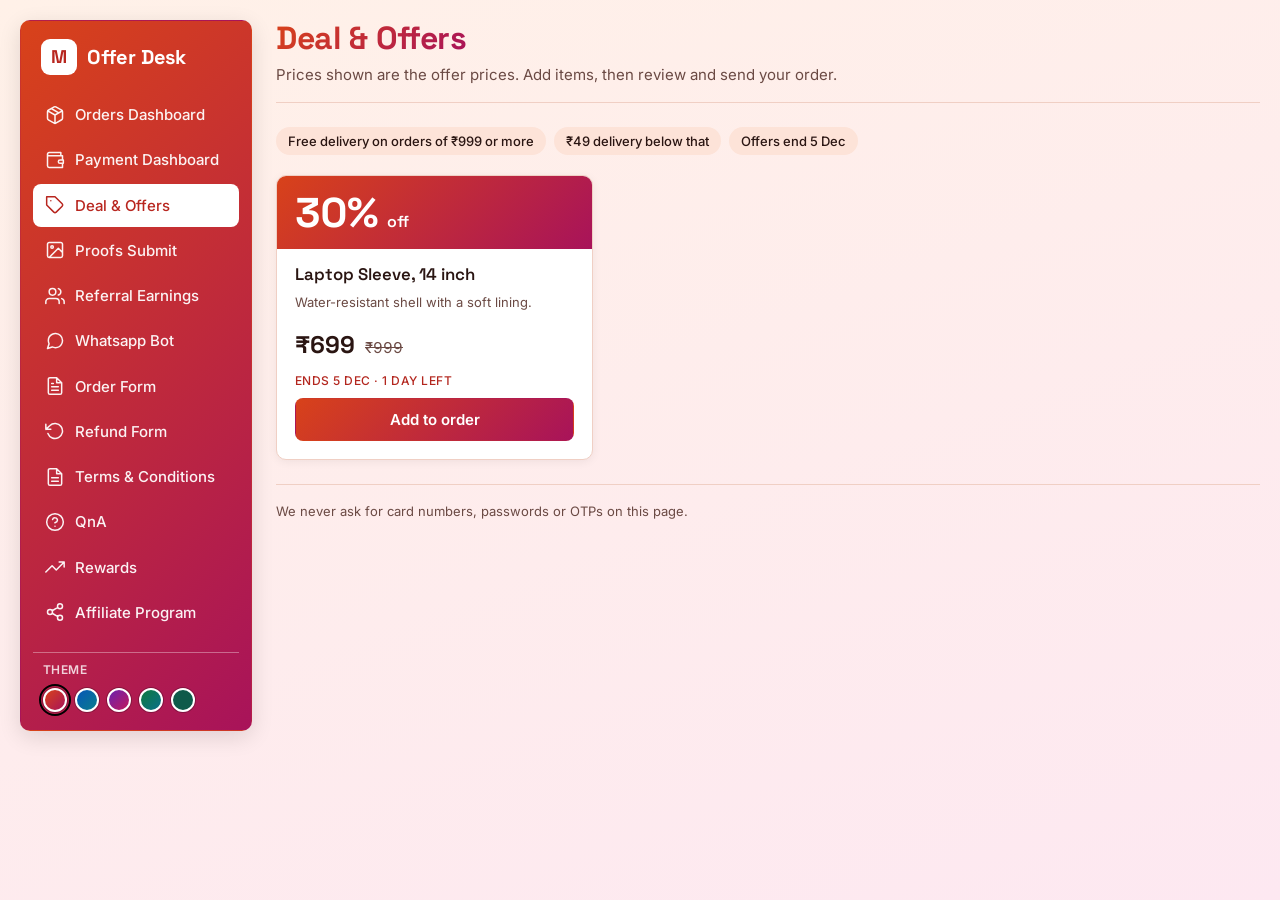
<file: index.html>
<!doctype html>
<html lang="en">
<head>
<meta charset="utf-8">
<meta name="viewport" content="width=device-width, initial-scale=1, viewport-fit=cover">
<title>Deal &amp; Offers · Offer Desk</title>
<link rel="preconnect" href="https://fonts.googleapis.com">
<link rel="preconnect" href="https://fonts.gstatic.com" crossorigin>
<link rel="stylesheet" href="https://fonts.googleapis.com/css2?family=Inter:wght@400;500;600&family=Space+Grotesk:wght@500;600;700&display=swap">
<link rel="stylesheet" href="style.css">
</head>
<body data-page="offers">
<div class="shell">
  <aside class="side">
    <a class="brand" href="index.html"><span class="logo" id="logo" aria-hidden="true">M</span><span id="brandName">Offer Desk</span></a>
    <nav aria-label="Pages">
      <a href="orders.html" data-view="orders" data-login="1"><span class="ico" data-icon="package"></span>Orders Dashboard</a>
      <a href="payments.html" data-view="payments" data-login="1"><span class="ico" data-icon="wallet"></span>Payment Dashboard</a>
      <a href="index.html" data-view="offers"><span class="ico" data-icon="tag"></span>Deal &amp; Offers</a>
      <a href="proofs.html" data-view="proofs"><span class="ico" data-icon="image"></span>Proofs Submit</a>
      <a href="referrals.html" data-view="referrals" data-login="1"><span class="ico" data-icon="users"></span>Referral Earnings</a>
      <a href="whatsapp.html" data-view="whatsapp"><span class="ico" data-icon="chat"></span>Whatsapp Bot</a>
      <a href="order.html" data-view="order"><span class="ico" data-icon="doc"></span>Order Form<span class="count num" id="navCount" hidden></span></a>
      <a href="refund.html" data-view="refund"><span class="ico" data-icon="undo"></span>Refund Form</a>
      <a href="terms.html" data-view="terms"><span class="ico" data-icon="file"></span>Terms &amp; Conditions</a>
      <a href="qna.html" data-view="qna"><span class="ico" data-icon="help"></span>QnA</a>
      <a href="rewards.html" data-view="rewards" data-login="1"><span class="ico" data-icon="trend"></span>Rewards</a>
      <a href="affiliate.html" data-view="affiliate"><span class="ico" data-icon="share"></span>Affiliate Program</a>
    </nav>
  </aside>

  <div class="main">
    <header class="bar">
      <div>
        <h1 id="viewTitle">Deals &amp; Offers</h1>
        <p class="muted" id="viewSub"></p>
      </div>
      <p class="who" id="who"></p>
    </header>

    <!-- Deals and offers -->
    <section class="view" id="view-offers" data-view="offers">
      <ul class="facts" id="facts"></ul>
      <div class="offers" id="offerGrid"></div>
      <div class="cartbar" id="cartBar" hidden>
        <span id="cartText"></span>
        <a class="btn btn-primary" href="order.html">Review and send order</a>
      </div>
    </section>

    <footer class="foot">
      <p>We never ask for card numbers, passwords or OTPs on this page.</p>
      <p id="contactLine" hidden></p>
    </footer>
  </div>
</div>


<script src="app.js"></script>
</body>
</html>
</file>
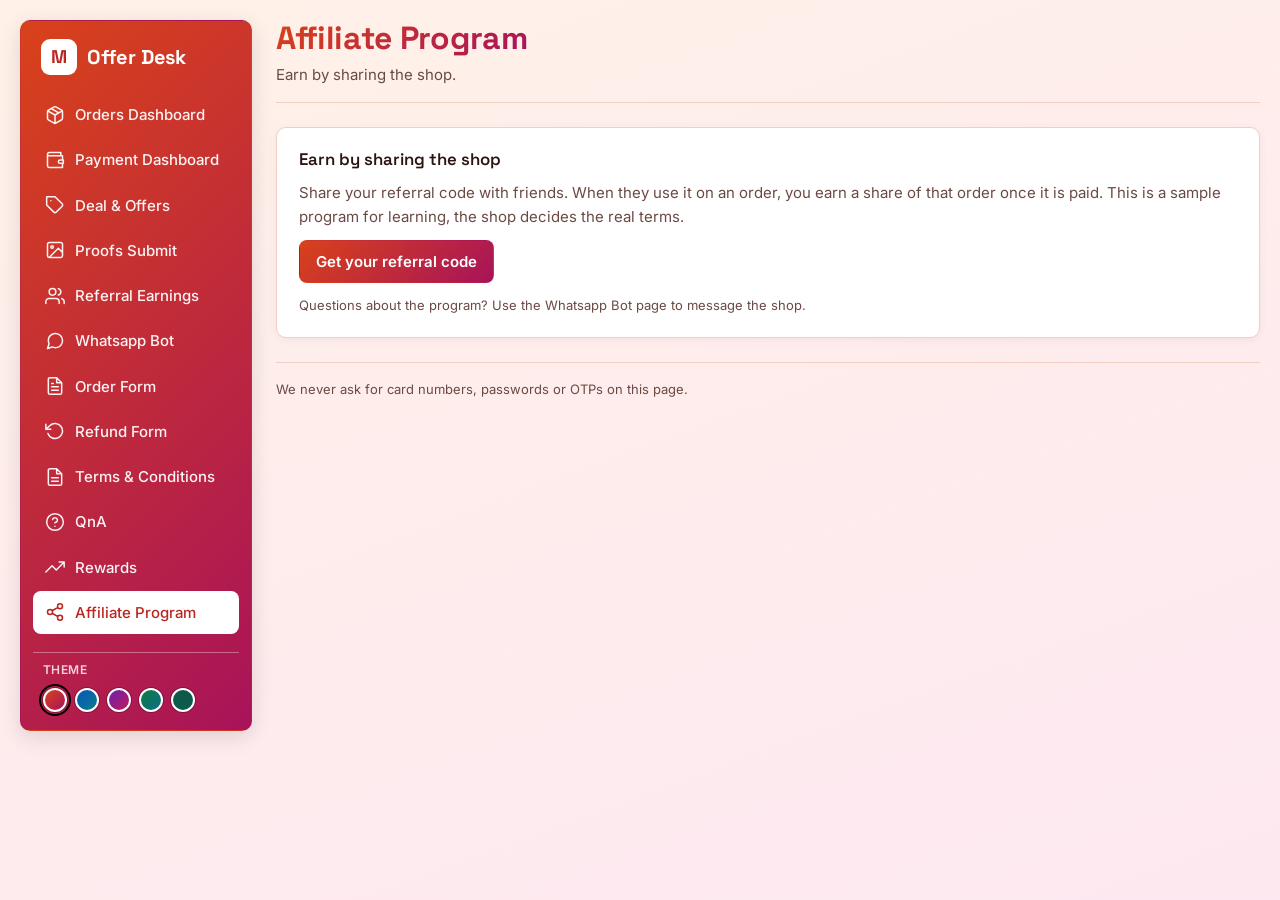
<file: affiliate.html>
<!doctype html>
<html lang="en">
<head>
<meta charset="utf-8">
<meta name="viewport" content="width=device-width, initial-scale=1, viewport-fit=cover">
<title>Affiliate Program · Offer Desk</title>
<link rel="preconnect" href="https://fonts.googleapis.com">
<link rel="preconnect" href="https://fonts.gstatic.com" crossorigin>
<link rel="stylesheet" href="https://fonts.googleapis.com/css2?family=Inter:wght@400;500;600&family=Space+Grotesk:wght@500;600;700&display=swap">
<link rel="stylesheet" href="style.css">
</head>
<body data-page="affiliate">
<div class="shell">
  <aside class="side">
    <a class="brand" href="index.html"><span class="logo" id="logo" aria-hidden="true">M</span><span id="brandName">Offer Desk</span></a>
    <nav aria-label="Pages">
      <a href="orders.html" data-view="orders" data-login="1"><span class="ico" data-icon="package"></span>Orders Dashboard</a>
      <a href="payments.html" data-view="payments" data-login="1"><span class="ico" data-icon="wallet"></span>Payment Dashboard</a>
      <a href="index.html" data-view="offers"><span class="ico" data-icon="tag"></span>Deal &amp; Offers</a>
      <a href="proofs.html" data-view="proofs"><span class="ico" data-icon="image"></span>Proofs Submit</a>
      <a href="referrals.html" data-view="referrals" data-login="1"><span class="ico" data-icon="users"></span>Referral Earnings</a>
      <a href="whatsapp.html" data-view="whatsapp"><span class="ico" data-icon="chat"></span>Whatsapp Bot</a>
      <a href="order.html" data-view="order"><span class="ico" data-icon="doc"></span>Order Form<span class="count num" id="navCount" hidden></span></a>
      <a href="refund.html" data-view="refund"><span class="ico" data-icon="undo"></span>Refund Form</a>
      <a href="terms.html" data-view="terms"><span class="ico" data-icon="file"></span>Terms &amp; Conditions</a>
      <a href="qna.html" data-view="qna"><span class="ico" data-icon="help"></span>QnA</a>
      <a href="rewards.html" data-view="rewards" data-login="1"><span class="ico" data-icon="trend"></span>Rewards</a>
      <a href="affiliate.html" data-view="affiliate"><span class="ico" data-icon="share"></span>Affiliate Program</a>
    </nav>
  </aside>

  <div class="main">
    <header class="bar">
      <div>
        <h1 id="viewTitle">Deals &amp; Offers</h1>
        <p class="muted" id="viewSub"></p>
      </div>
      <p class="who" id="who"></p>
    </header>

    <!-- Affiliate Program -->
    <section class="view" id="view-affiliate" data-view="affiliate" hidden>
      <div class="panel stack">
        <h3>Earn by sharing the shop</h3>
        <p class="muted">Share your referral code with friends. When they use it on an order, you earn a share of that order once it is paid. This is a sample program for learning, the shop decides the real terms.</p>
        <p><a class="btn btn-primary" href="referrals.html" id="affCode">Get your referral code</a></p>
        <p class="hint">Questions about the program? Use the Whatsapp Bot page to message the shop.</p>
      </div>
    </section>

    <footer class="foot">
      <p>We never ask for card numbers, passwords or OTPs on this page.</p>
      <p id="contactLine" hidden></p>
    </footer>
  </div>
</div>


<script src="app.js"></script>
</body>
</html>
</file>
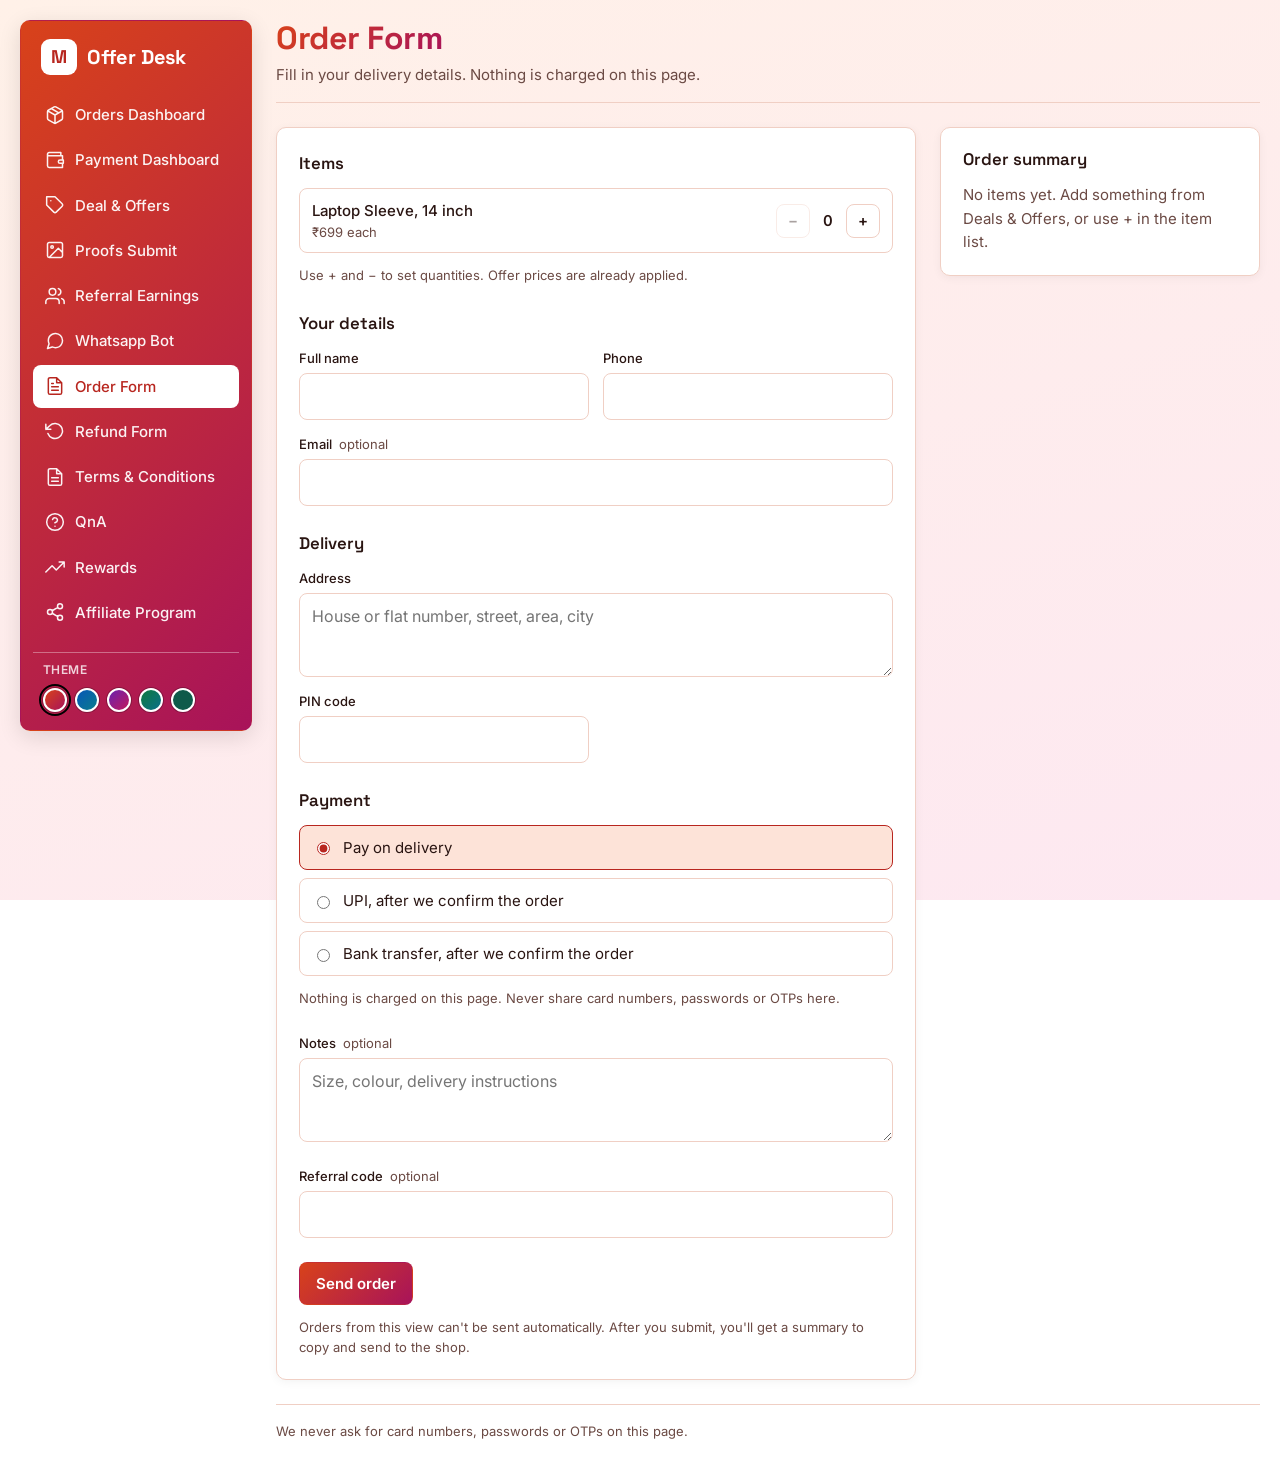
<file: order.html>
<!doctype html>
<html lang="en">
<head>
<meta charset="utf-8">
<meta name="viewport" content="width=device-width, initial-scale=1, viewport-fit=cover">
<title>Order Form · Offer Desk</title>
<link rel="preconnect" href="https://fonts.googleapis.com">
<link rel="preconnect" href="https://fonts.gstatic.com" crossorigin>
<link rel="stylesheet" href="https://fonts.googleapis.com/css2?family=Inter:wght@400;500;600&family=Space+Grotesk:wght@500;600;700&display=swap">
<link rel="stylesheet" href="style.css">
</head>
<body data-page="order">
<div class="shell">
  <aside class="side">
    <a class="brand" href="index.html"><span class="logo" id="logo" aria-hidden="true">M</span><span id="brandName">Offer Desk</span></a>
    <nav aria-label="Pages">
      <a href="orders.html" data-view="orders" data-login="1"><span class="ico" data-icon="package"></span>Orders Dashboard</a>
      <a href="payments.html" data-view="payments" data-login="1"><span class="ico" data-icon="wallet"></span>Payment Dashboard</a>
      <a href="index.html" data-view="offers"><span class="ico" data-icon="tag"></span>Deal &amp; Offers</a>
      <a href="proofs.html" data-view="proofs"><span class="ico" data-icon="image"></span>Proofs Submit</a>
      <a href="referrals.html" data-view="referrals" data-login="1"><span class="ico" data-icon="users"></span>Referral Earnings</a>
      <a href="whatsapp.html" data-view="whatsapp"><span class="ico" data-icon="chat"></span>Whatsapp Bot</a>
      <a href="order.html" data-view="order"><span class="ico" data-icon="doc"></span>Order Form<span class="count num" id="navCount" hidden></span></a>
      <a href="refund.html" data-view="refund"><span class="ico" data-icon="undo"></span>Refund Form</a>
      <a href="terms.html" data-view="terms"><span class="ico" data-icon="file"></span>Terms &amp; Conditions</a>
      <a href="qna.html" data-view="qna"><span class="ico" data-icon="help"></span>QnA</a>
      <a href="rewards.html" data-view="rewards" data-login="1"><span class="ico" data-icon="trend"></span>Rewards</a>
      <a href="affiliate.html" data-view="affiliate"><span class="ico" data-icon="share"></span>Affiliate Program</a>
    </nav>
  </aside>

  <div class="main">
    <header class="bar">
      <div>
        <h1 id="viewTitle">Deals &amp; Offers</h1>
        <p class="muted" id="viewSub"></p>
      </div>
      <p class="who" id="who"></p>
    </header>

    <!-- Place an order -->
    <section class="view" id="view-order" data-view="order" hidden>
      <div id="orderResult" class="result" hidden></div>
      <div class="desk" id="orderDesk">
        <form id="orderForm" class="panel">
          <fieldset>
            <legend>Items</legend>
            <div class="items" id="itemList"></div>
            <p class="hint">Use + and − to set quantities. Offer prices are already applied.</p>
          </fieldset>

          <fieldset>
            <legend>Your details</legend>
            <div class="grid2">
              <div class="field">
                <label for="o-name">Full name</label>
                <input id="o-name" name="name" autocomplete="name" required maxlength="80">
              </div>
              <div class="field">
                <label for="o-phone">Phone</label>
                <input id="o-phone" name="phone" type="tel" inputmode="tel" autocomplete="tel" required pattern="[0-9+ \-]{10,15}" title="10 to 15 digits, for example 98765 43210" maxlength="20">
              </div>
              <div class="field wide">
                <label for="o-email">Email <span class="opt">optional</span></label>
                <input id="o-email" name="email" type="email" autocomplete="email" maxlength="120">
              </div>
            </div>
          </fieldset>

          <fieldset>
            <legend>Delivery</legend>
            <div class="grid2">
              <div class="field wide">
                <label for="o-address">Address</label>
                <textarea id="o-address" name="address" autocomplete="street-address" required maxlength="300" placeholder="House or flat number, street, area, city"></textarea>
              </div>
              <div class="field">
                <label for="o-pin">PIN code</label>
                <input id="o-pin" name="pin" inputmode="numeric" autocomplete="postal-code" required pattern="[1-9][0-9]{5}" maxlength="6" title="6 digit PIN code">
              </div>
            </div>
          </fieldset>

          <fieldset>
            <legend>Payment</legend>
            <div class="choices" role="radiogroup" aria-label="Payment method">
              <label class="choice" for="pay-cod"><input type="radio" id="pay-cod" name="payment" value="cod" checked> Pay on delivery</label>
              <label class="choice" for="pay-upi"><input type="radio" id="pay-upi" name="payment" value="upi"> UPI, after we confirm the order</label>
              <label class="choice" for="pay-bank"><input type="radio" id="pay-bank" name="payment" value="bank"> Bank transfer, after we confirm the order</label>
            </div>
            <p class="hint">Nothing is charged on this page. Never share card numbers, passwords or OTPs here.</p>
          </fieldset>

          <div class="field">
            <label for="o-notes">Notes <span class="opt">optional</span></label>
            <textarea id="o-notes" name="notes" maxlength="400" placeholder="Size, colour, delivery instructions"></textarea>
          </div>

          <div class="field">
            <label for="o-ref">Referral code <span class="opt">optional</span></label>
            <input id="o-ref" name="referral" maxlength="30" autocapitalize="characters" autocomplete="off">
          </div>

          <p class="err" id="orderErr" role="alert"></p>
          <div class="submitrow">
            <button class="btn btn-primary" type="submit" id="orderSubmit">Send order</button>
            <p class="hint" id="sendNote" hidden></p>
          </div>
        </form>

        <aside class="panel summary" aria-live="polite" aria-label="Order summary">
          <h3>Order summary</h3>
          <div id="sumBody"></div>
        </aside>
      </div>
    </section>

    <footer class="foot">
      <p>We never ask for card numbers, passwords or OTPs on this page.</p>
      <p id="contactLine" hidden></p>
    </footer>
  </div>
</div>


<script src="app.js"></script>
</body>
</html>
</file>
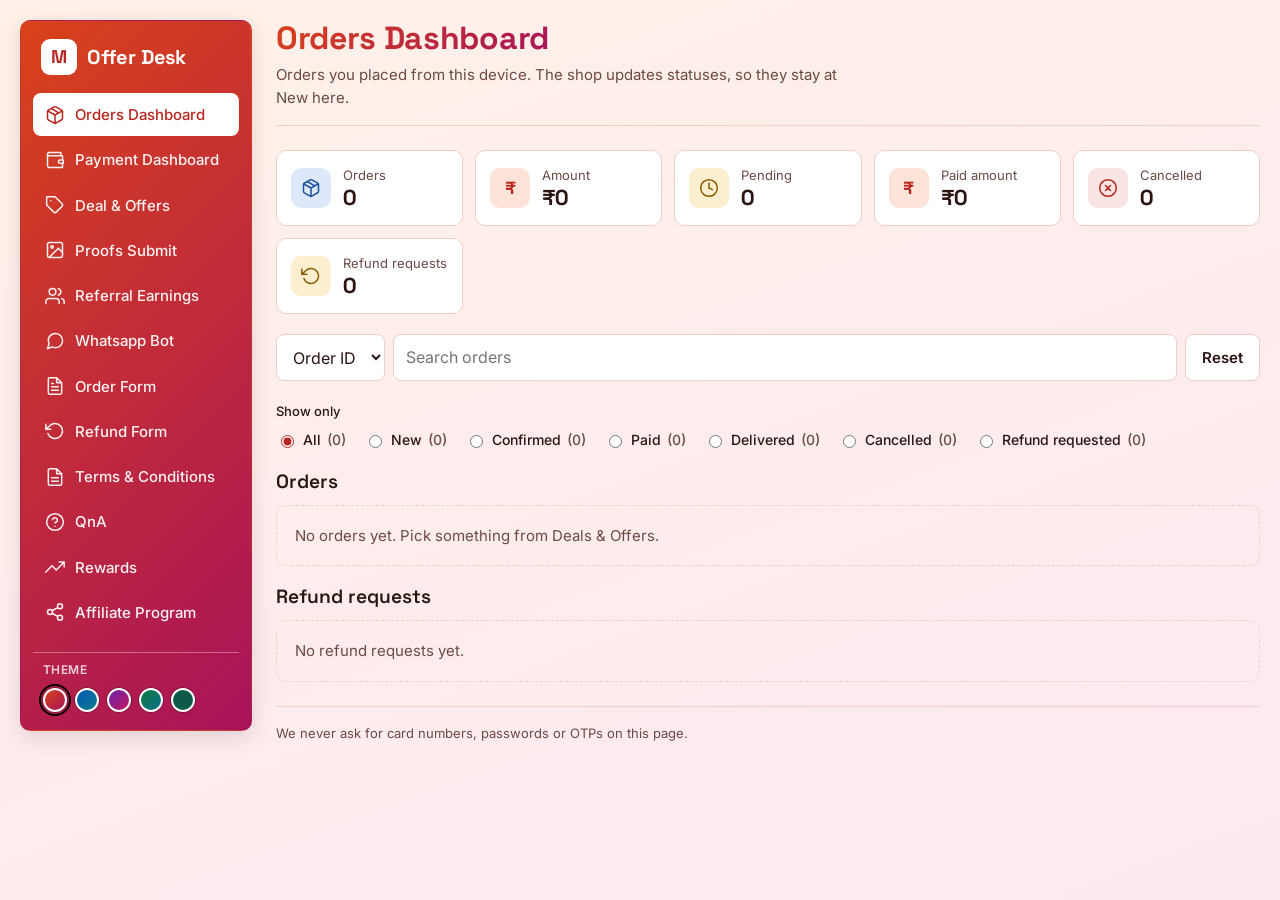
<file: orders.html>
<!doctype html>
<html lang="en">
<head>
<meta charset="utf-8">
<meta name="viewport" content="width=device-width, initial-scale=1, viewport-fit=cover">
<title>Orders Dashboard · Offer Desk</title>
<link rel="preconnect" href="https://fonts.googleapis.com">
<link rel="preconnect" href="https://fonts.gstatic.com" crossorigin>
<link rel="stylesheet" href="https://fonts.googleapis.com/css2?family=Inter:wght@400;500;600&family=Space+Grotesk:wght@500;600;700&display=swap">
<link rel="stylesheet" href="style.css">
</head>
<body data-page="orders">
<div class="shell">
  <aside class="side">
    <a class="brand" href="index.html"><span class="logo" id="logo" aria-hidden="true">M</span><span id="brandName">Offer Desk</span></a>
    <nav aria-label="Pages">
      <a href="orders.html" data-view="orders" data-login="1"><span class="ico" data-icon="package"></span>Orders Dashboard</a>
      <a href="payments.html" data-view="payments" data-login="1"><span class="ico" data-icon="wallet"></span>Payment Dashboard</a>
      <a href="index.html" data-view="offers"><span class="ico" data-icon="tag"></span>Deal &amp; Offers</a>
      <a href="proofs.html" data-view="proofs"><span class="ico" data-icon="image"></span>Proofs Submit</a>
      <a href="referrals.html" data-view="referrals" data-login="1"><span class="ico" data-icon="users"></span>Referral Earnings</a>
      <a href="whatsapp.html" data-view="whatsapp"><span class="ico" data-icon="chat"></span>Whatsapp Bot</a>
      <a href="order.html" data-view="order"><span class="ico" data-icon="doc"></span>Order Form<span class="count num" id="navCount" hidden></span></a>
      <a href="refund.html" data-view="refund"><span class="ico" data-icon="undo"></span>Refund Form</a>
      <a href="terms.html" data-view="terms"><span class="ico" data-icon="file"></span>Terms &amp; Conditions</a>
      <a href="qna.html" data-view="qna"><span class="ico" data-icon="help"></span>QnA</a>
      <a href="rewards.html" data-view="rewards" data-login="1"><span class="ico" data-icon="trend"></span>Rewards</a>
      <a href="affiliate.html" data-view="affiliate"><span class="ico" data-icon="share"></span>Affiliate Program</a>
    </nav>
  </aside>

  <div class="main">
    <header class="bar">
      <div>
        <h1 id="viewTitle">Deals &amp; Offers</h1>
        <p class="muted" id="viewSub"></p>
      </div>
      <p class="who" id="who"></p>
    </header>

    <!-- Orders dashboard -->
    <section class="view" id="view-orders" data-view="orders" hidden>
      <div class="stats" id="stats"></div>

      <div class="searchrow">
        <select id="q-type" aria-label="Search by">
          <option value="ref">Order ID</option>
          <option value="name">Name</option>
          <option value="phone">Phone</option>
        </select>
        <input id="q" type="search" placeholder="Search orders" aria-label="Search orders" autocomplete="off">
        <button class="btn" type="button" id="resetBtn">Reset</button>
      </div>

      <div class="filters" role="radiogroup" aria-label="Show only">
        <span class="lbl">Show only</span>
        <div class="fopts" id="filters"></div>
      </div>

      <p class="err" id="dashNote" role="status"></p>

      <div class="sec">
        <h2>Orders <span class="muted num" id="orderCount"></span></h2>
        <div class="rows" id="orderList"></div>
      </div>
      <div class="sec">
        <h2>Refund requests <span class="muted num" id="refundCount"></span></h2>
        <div class="rows" id="refundList"></div>
      </div>
    </section>

    <footer class="foot">
      <p>We never ask for card numbers, passwords or OTPs on this page.</p>
      <p id="contactLine" hidden></p>
    </footer>
  </div>
</div>


<script src="app.js"></script>
</body>
</html>
</file>
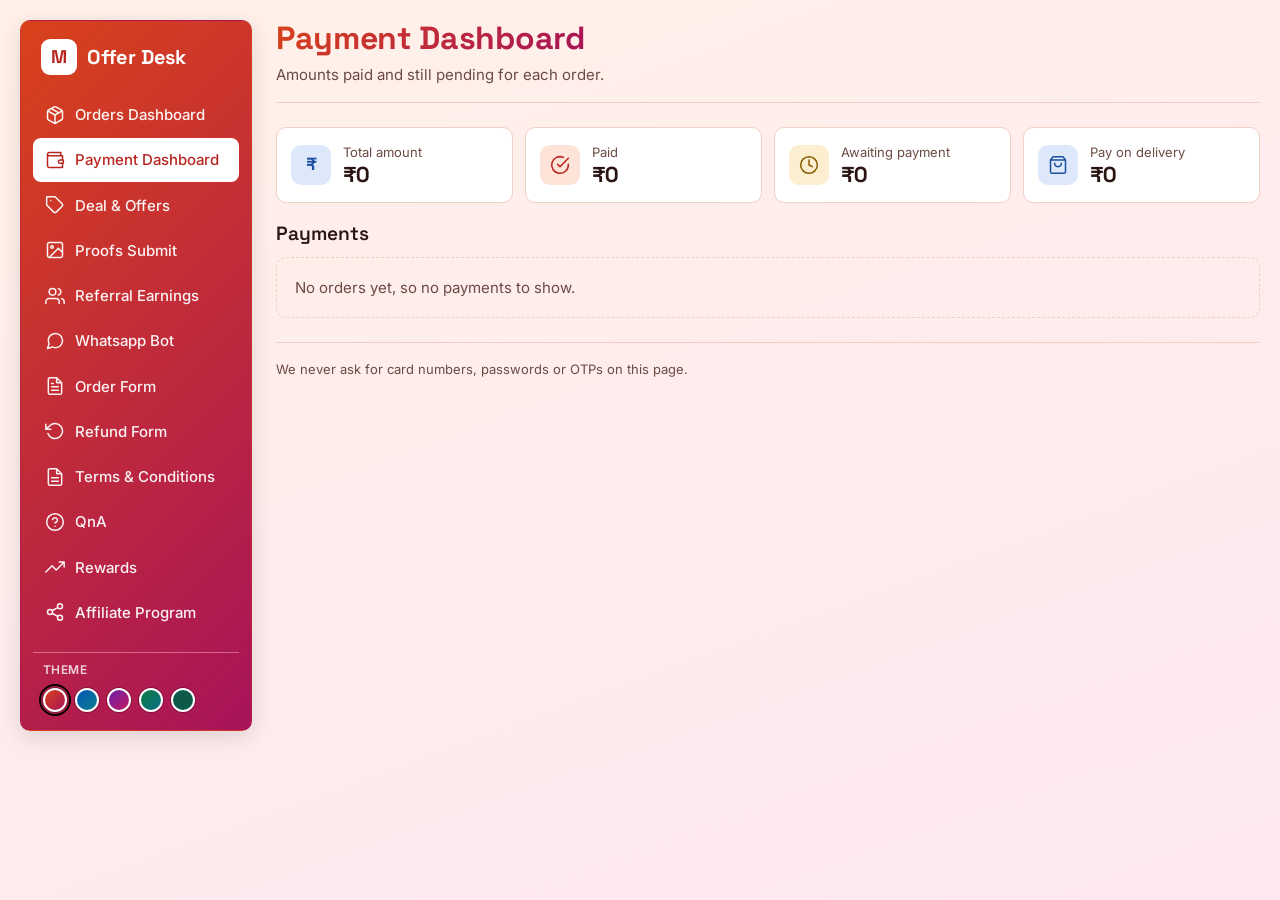
<file: payments.html>
<!doctype html>
<html lang="en">
<head>
<meta charset="utf-8">
<meta name="viewport" content="width=device-width, initial-scale=1, viewport-fit=cover">
<title>Payment Dashboard · Offer Desk</title>
<link rel="preconnect" href="https://fonts.googleapis.com">
<link rel="preconnect" href="https://fonts.gstatic.com" crossorigin>
<link rel="stylesheet" href="https://fonts.googleapis.com/css2?family=Inter:wght@400;500;600&family=Space+Grotesk:wght@500;600;700&display=swap">
<link rel="stylesheet" href="style.css">
</head>
<body data-page="payments">
<div class="shell">
  <aside class="side">
    <a class="brand" href="index.html"><span class="logo" id="logo" aria-hidden="true">M</span><span id="brandName">Offer Desk</span></a>
    <nav aria-label="Pages">
      <a href="orders.html" data-view="orders" data-login="1"><span class="ico" data-icon="package"></span>Orders Dashboard</a>
      <a href="payments.html" data-view="payments" data-login="1"><span class="ico" data-icon="wallet"></span>Payment Dashboard</a>
      <a href="index.html" data-view="offers"><span class="ico" data-icon="tag"></span>Deal &amp; Offers</a>
      <a href="proofs.html" data-view="proofs"><span class="ico" data-icon="image"></span>Proofs Submit</a>
      <a href="referrals.html" data-view="referrals" data-login="1"><span class="ico" data-icon="users"></span>Referral Earnings</a>
      <a href="whatsapp.html" data-view="whatsapp"><span class="ico" data-icon="chat"></span>Whatsapp Bot</a>
      <a href="order.html" data-view="order"><span class="ico" data-icon="doc"></span>Order Form<span class="count num" id="navCount" hidden></span></a>
      <a href="refund.html" data-view="refund"><span class="ico" data-icon="undo"></span>Refund Form</a>
      <a href="terms.html" data-view="terms"><span class="ico" data-icon="file"></span>Terms &amp; Conditions</a>
      <a href="qna.html" data-view="qna"><span class="ico" data-icon="help"></span>QnA</a>
      <a href="rewards.html" data-view="rewards" data-login="1"><span class="ico" data-icon="trend"></span>Rewards</a>
      <a href="affiliate.html" data-view="affiliate"><span class="ico" data-icon="share"></span>Affiliate Program</a>
    </nav>
  </aside>

  <div class="main">
    <header class="bar">
      <div>
        <h1 id="viewTitle">Deals &amp; Offers</h1>
        <p class="muted" id="viewSub"></p>
      </div>
      <p class="who" id="who"></p>
    </header>

    <!-- Payment Dashboard -->
    <section class="view" id="view-payments" data-view="payments" hidden>
      <div class="stats" id="payStats"></div>
      <div class="sec">
        <h2>Payments <span class="muted num" id="payCount"></span></h2>
        <div class="rows" id="payList"></div>
      </div>
    </section>

    <footer class="foot">
      <p>We never ask for card numbers, passwords or OTPs on this page.</p>
      <p id="contactLine" hidden></p>
    </footer>
  </div>
</div>


<script src="app.js"></script>
</body>
</html>
</file>
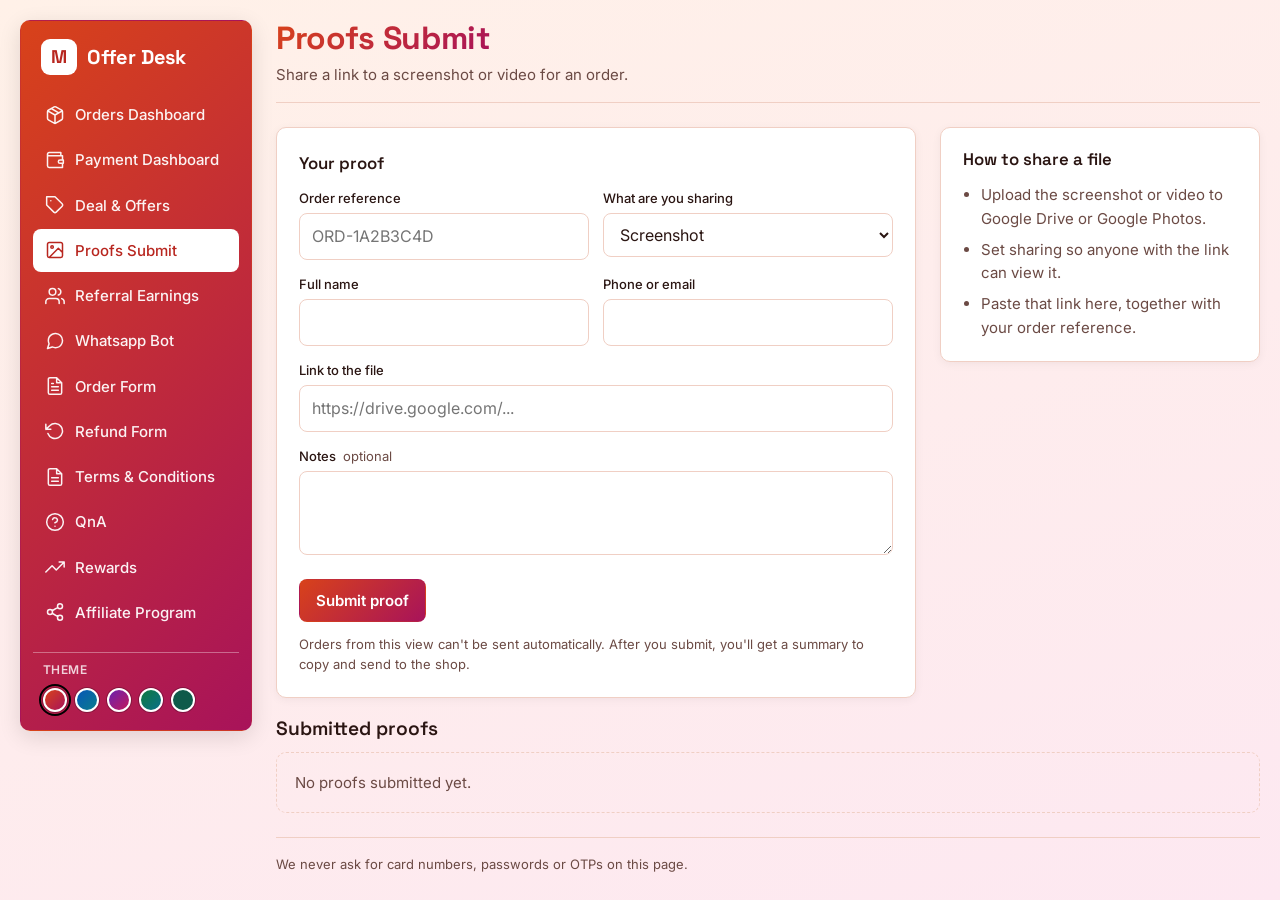
<file: proofs.html>
<!doctype html>
<html lang="en">
<head>
<meta charset="utf-8">
<meta name="viewport" content="width=device-width, initial-scale=1, viewport-fit=cover">
<title>Proofs Submit · Offer Desk</title>
<link rel="preconnect" href="https://fonts.googleapis.com">
<link rel="preconnect" href="https://fonts.gstatic.com" crossorigin>
<link rel="stylesheet" href="https://fonts.googleapis.com/css2?family=Inter:wght@400;500;600&family=Space+Grotesk:wght@500;600;700&display=swap">
<link rel="stylesheet" href="style.css">
</head>
<body data-page="proofs">
<div class="shell">
  <aside class="side">
    <a class="brand" href="index.html"><span class="logo" id="logo" aria-hidden="true">M</span><span id="brandName">Offer Desk</span></a>
    <nav aria-label="Pages">
      <a href="orders.html" data-view="orders" data-login="1"><span class="ico" data-icon="package"></span>Orders Dashboard</a>
      <a href="payments.html" data-view="payments" data-login="1"><span class="ico" data-icon="wallet"></span>Payment Dashboard</a>
      <a href="index.html" data-view="offers"><span class="ico" data-icon="tag"></span>Deal &amp; Offers</a>
      <a href="proofs.html" data-view="proofs"><span class="ico" data-icon="image"></span>Proofs Submit</a>
      <a href="referrals.html" data-view="referrals" data-login="1"><span class="ico" data-icon="users"></span>Referral Earnings</a>
      <a href="whatsapp.html" data-view="whatsapp"><span class="ico" data-icon="chat"></span>Whatsapp Bot</a>
      <a href="order.html" data-view="order"><span class="ico" data-icon="doc"></span>Order Form<span class="count num" id="navCount" hidden></span></a>
      <a href="refund.html" data-view="refund"><span class="ico" data-icon="undo"></span>Refund Form</a>
      <a href="terms.html" data-view="terms"><span class="ico" data-icon="file"></span>Terms &amp; Conditions</a>
      <a href="qna.html" data-view="qna"><span class="ico" data-icon="help"></span>QnA</a>
      <a href="rewards.html" data-view="rewards" data-login="1"><span class="ico" data-icon="trend"></span>Rewards</a>
      <a href="affiliate.html" data-view="affiliate"><span class="ico" data-icon="share"></span>Affiliate Program</a>
    </nav>
  </aside>

  <div class="main">
    <header class="bar">
      <div>
        <h1 id="viewTitle">Deals &amp; Offers</h1>
        <p class="muted" id="viewSub"></p>
      </div>
      <p class="who" id="who"></p>
    </header>

    <!-- Proofs Submit -->
    <section class="view" id="view-proofs" data-view="proofs" hidden>
      <div id="proofResult" class="result" hidden></div>
      <div class="desk" id="proofDesk">
        <form id="proofForm" class="panel">
          <fieldset>
            <legend>Your proof</legend>
            <div class="grid2">
              <div class="field">
                <label for="pf-order">Order reference</label>
                <input id="pf-order" name="orderRef" required maxlength="40" placeholder="ORD-1A2B3C4D" autocapitalize="characters">
              </div>
              <div class="field">
                <label for="pf-type">What are you sharing</label>
                <select id="pf-type" name="type" required>
                  <option>Screenshot</option>
                  <option>Video</option>
                  <option>Other</option>
                </select>
              </div>
              <div class="field">
                <label for="pf-name">Full name</label>
                <input id="pf-name" name="name" autocomplete="name" required maxlength="80">
              </div>
              <div class="field">
                <label for="pf-contact">Phone or email</label>
                <input id="pf-contact" name="contact" required maxlength="120" autocomplete="email">
              </div>
              <div class="field wide">
                <label for="pf-link">Link to the file</label>
                <input id="pf-link" name="link" type="url" required maxlength="500" placeholder="https://drive.google.com/...">
              </div>
              <div class="field wide">
                <label for="pf-notes">Notes <span class="opt">optional</span></label>
                <textarea id="pf-notes" name="notes" maxlength="400"></textarea>
              </div>
            </div>
          </fieldset>
          <p class="err" id="proofErr" role="alert"></p>
          <div class="submitrow">
            <button class="btn btn-primary" type="submit" id="proofSubmit">Submit proof</button>
            <p class="hint" id="sendNote3" hidden></p>
          </div>
        </form>
        <aside class="panel summary" aria-label="How to share a file">
          <h3>How to share a file</h3>
          <ul class="tips">
            <li>Upload the screenshot or video to Google Drive or Google Photos.</li>
            <li>Set sharing so anyone with the link can view it.</li>
            <li>Paste that link here, together with your order reference.</li>
          </ul>
        </aside>
      </div>
      <div class="sec" id="proofListWrap">
        <h2>Submitted proofs <span class="muted num" id="proofCount"></span></h2>
        <div class="rows" id="proofList"></div>
      </div>
    </section>

    <footer class="foot">
      <p>We never ask for card numbers, passwords or OTPs on this page.</p>
      <p id="contactLine" hidden></p>
    </footer>
  </div>
</div>


<script src="app.js"></script>
</body>
</html>
</file>
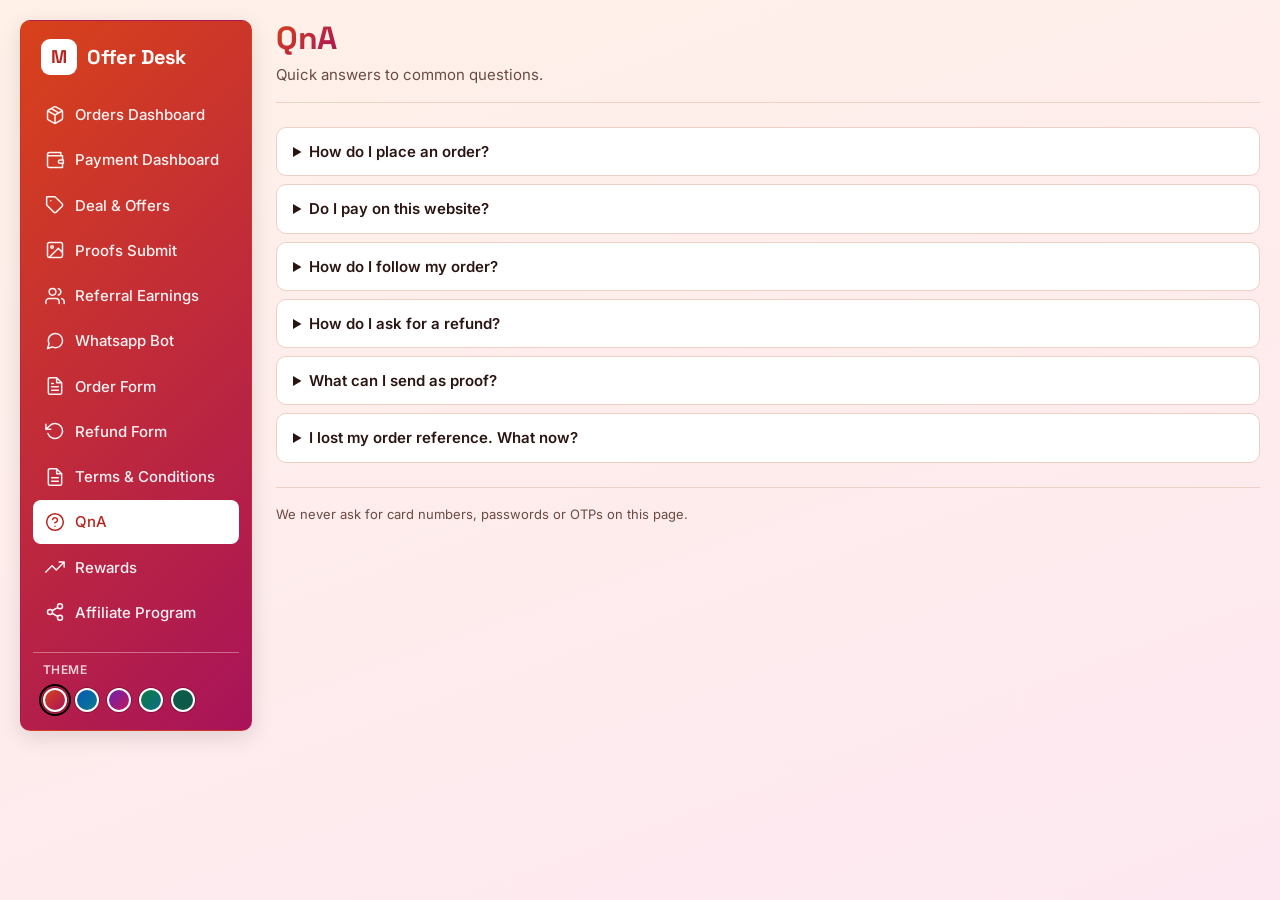
<file: qna.html>
<!doctype html>
<html lang="en">
<head>
<meta charset="utf-8">
<meta name="viewport" content="width=device-width, initial-scale=1, viewport-fit=cover">
<title>QnA · Offer Desk</title>
<link rel="preconnect" href="https://fonts.googleapis.com">
<link rel="preconnect" href="https://fonts.gstatic.com" crossorigin>
<link rel="stylesheet" href="https://fonts.googleapis.com/css2?family=Inter:wght@400;500;600&family=Space+Grotesk:wght@500;600;700&display=swap">
<link rel="stylesheet" href="style.css">
</head>
<body data-page="qna">
<div class="shell">
  <aside class="side">
    <a class="brand" href="index.html"><span class="logo" id="logo" aria-hidden="true">M</span><span id="brandName">Offer Desk</span></a>
    <nav aria-label="Pages">
      <a href="orders.html" data-view="orders" data-login="1"><span class="ico" data-icon="package"></span>Orders Dashboard</a>
      <a href="payments.html" data-view="payments" data-login="1"><span class="ico" data-icon="wallet"></span>Payment Dashboard</a>
      <a href="index.html" data-view="offers"><span class="ico" data-icon="tag"></span>Deal &amp; Offers</a>
      <a href="proofs.html" data-view="proofs"><span class="ico" data-icon="image"></span>Proofs Submit</a>
      <a href="referrals.html" data-view="referrals" data-login="1"><span class="ico" data-icon="users"></span>Referral Earnings</a>
      <a href="whatsapp.html" data-view="whatsapp"><span class="ico" data-icon="chat"></span>Whatsapp Bot</a>
      <a href="order.html" data-view="order"><span class="ico" data-icon="doc"></span>Order Form<span class="count num" id="navCount" hidden></span></a>
      <a href="refund.html" data-view="refund"><span class="ico" data-icon="undo"></span>Refund Form</a>
      <a href="terms.html" data-view="terms"><span class="ico" data-icon="file"></span>Terms &amp; Conditions</a>
      <a href="qna.html" data-view="qna"><span class="ico" data-icon="help"></span>QnA</a>
      <a href="rewards.html" data-view="rewards" data-login="1"><span class="ico" data-icon="trend"></span>Rewards</a>
      <a href="affiliate.html" data-view="affiliate"><span class="ico" data-icon="share"></span>Affiliate Program</a>
    </nav>
  </aside>

  <div class="main">
    <header class="bar">
      <div>
        <h1 id="viewTitle">Deals &amp; Offers</h1>
        <p class="muted" id="viewSub"></p>
      </div>
      <p class="who" id="who"></p>
    </header>

    <!-- QnA -->
    <section class="view" id="view-qna" data-view="qna" hidden>
      <div class="faq" id="faqList"></div>
    </section>

    <footer class="foot">
      <p>We never ask for card numbers, passwords or OTPs on this page.</p>
      <p id="contactLine" hidden></p>
    </footer>
  </div>
</div>


<script src="app.js"></script>
</body>
</html>
</file>
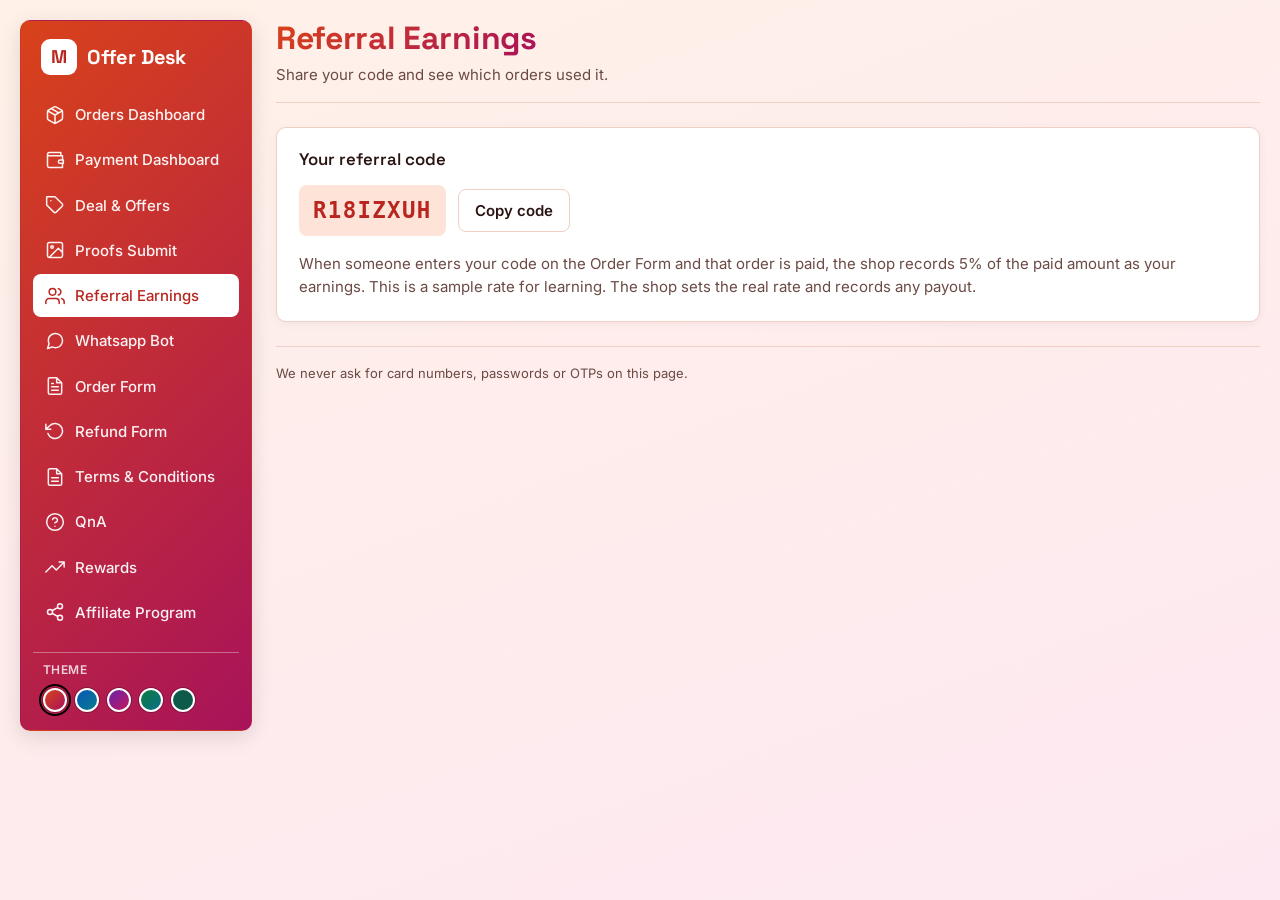
<file: referrals.html>
<!doctype html>
<html lang="en">
<head>
<meta charset="utf-8">
<meta name="viewport" content="width=device-width, initial-scale=1, viewport-fit=cover">
<title>Referral Earnings · Offer Desk</title>
<link rel="preconnect" href="https://fonts.googleapis.com">
<link rel="preconnect" href="https://fonts.gstatic.com" crossorigin>
<link rel="stylesheet" href="https://fonts.googleapis.com/css2?family=Inter:wght@400;500;600&family=Space+Grotesk:wght@500;600;700&display=swap">
<link rel="stylesheet" href="style.css">
</head>
<body data-page="referrals">
<div class="shell">
  <aside class="side">
    <a class="brand" href="index.html"><span class="logo" id="logo" aria-hidden="true">M</span><span id="brandName">Offer Desk</span></a>
    <nav aria-label="Pages">
      <a href="orders.html" data-view="orders" data-login="1"><span class="ico" data-icon="package"></span>Orders Dashboard</a>
      <a href="payments.html" data-view="payments" data-login="1"><span class="ico" data-icon="wallet"></span>Payment Dashboard</a>
      <a href="index.html" data-view="offers"><span class="ico" data-icon="tag"></span>Deal &amp; Offers</a>
      <a href="proofs.html" data-view="proofs"><span class="ico" data-icon="image"></span>Proofs Submit</a>
      <a href="referrals.html" data-view="referrals" data-login="1"><span class="ico" data-icon="users"></span>Referral Earnings</a>
      <a href="whatsapp.html" data-view="whatsapp"><span class="ico" data-icon="chat"></span>Whatsapp Bot</a>
      <a href="order.html" data-view="order"><span class="ico" data-icon="doc"></span>Order Form<span class="count num" id="navCount" hidden></span></a>
      <a href="refund.html" data-view="refund"><span class="ico" data-icon="undo"></span>Refund Form</a>
      <a href="terms.html" data-view="terms"><span class="ico" data-icon="file"></span>Terms &amp; Conditions</a>
      <a href="qna.html" data-view="qna"><span class="ico" data-icon="help"></span>QnA</a>
      <a href="rewards.html" data-view="rewards" data-login="1"><span class="ico" data-icon="trend"></span>Rewards</a>
      <a href="affiliate.html" data-view="affiliate"><span class="ico" data-icon="share"></span>Affiliate Program</a>
    </nav>
  </aside>

  <div class="main">
    <header class="bar">
      <div>
        <h1 id="viewTitle">Deals &amp; Offers</h1>
        <p class="muted" id="viewSub"></p>
      </div>
      <p class="who" id="who"></p>
    </header>

    <!-- Referral Earnings -->
    <section class="view" id="view-referrals" data-view="referrals" hidden>
      <div class="panel stack">
        <h3>Your referral code</h3>
        <div class="codebox">
          <strong class="ref" id="refCode"></strong>
          <button class="btn btn-sm" type="button" id="refCopy">Copy code</button>
        </div>
        <p class="muted" id="refRule"></p>
      </div>
      <div class="sec" id="refAdmin" hidden>
        <h2>Codes used on orders</h2>
        <div class="rows" id="refRows"></div>
      </div>
    </section>

    <footer class="foot">
      <p>We never ask for card numbers, passwords or OTPs on this page.</p>
      <p id="contactLine" hidden></p>
    </footer>
  </div>
</div>


<script src="app.js"></script>
</body>
</html>
</file>
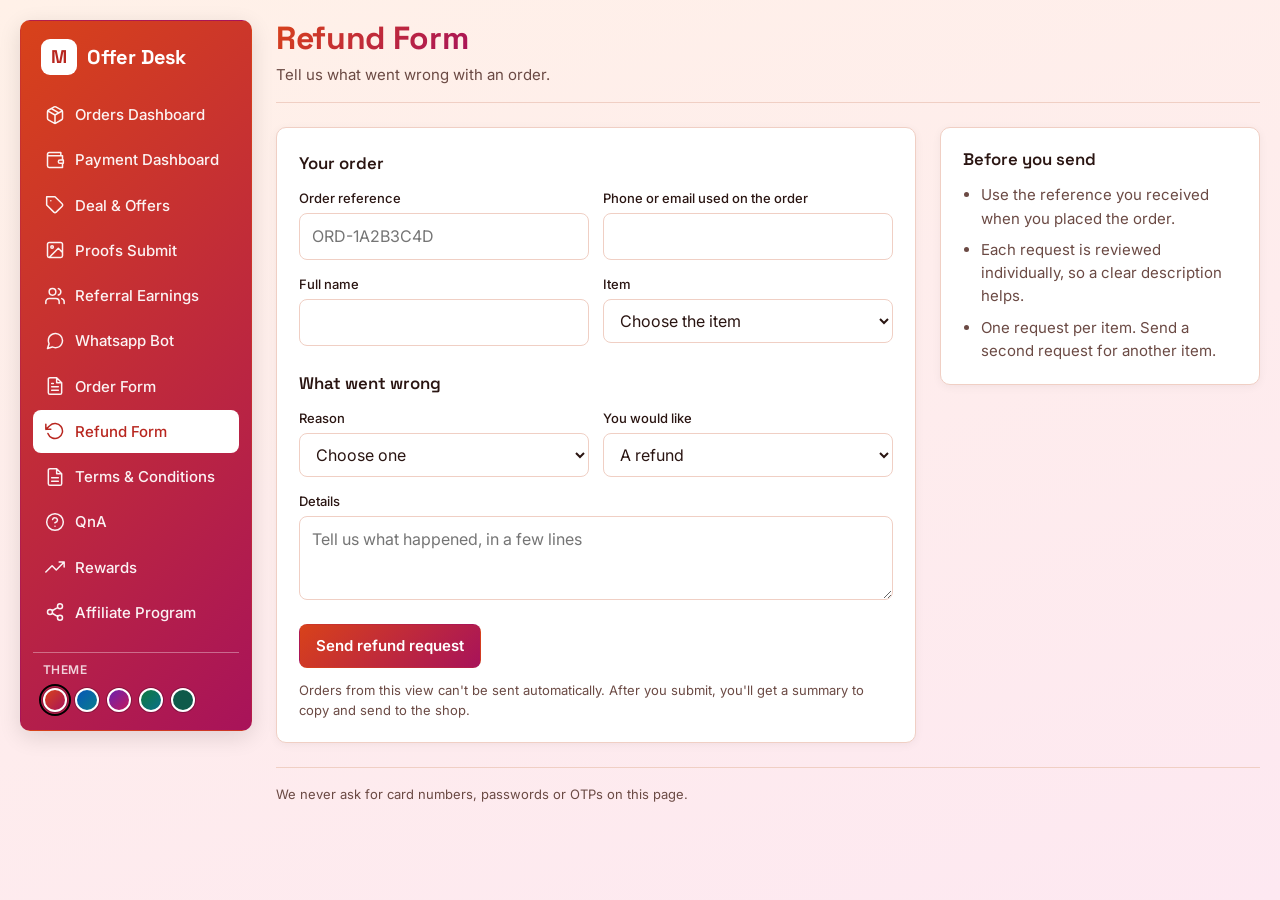
<file: refund.html>
<!doctype html>
<html lang="en">
<head>
<meta charset="utf-8">
<meta name="viewport" content="width=device-width, initial-scale=1, viewport-fit=cover">
<title>Refund Form · Offer Desk</title>
<link rel="preconnect" href="https://fonts.googleapis.com">
<link rel="preconnect" href="https://fonts.gstatic.com" crossorigin>
<link rel="stylesheet" href="https://fonts.googleapis.com/css2?family=Inter:wght@400;500;600&family=Space+Grotesk:wght@500;600;700&display=swap">
<link rel="stylesheet" href="style.css">
</head>
<body data-page="refund">
<div class="shell">
  <aside class="side">
    <a class="brand" href="index.html"><span class="logo" id="logo" aria-hidden="true">M</span><span id="brandName">Offer Desk</span></a>
    <nav aria-label="Pages">
      <a href="orders.html" data-view="orders" data-login="1"><span class="ico" data-icon="package"></span>Orders Dashboard</a>
      <a href="payments.html" data-view="payments" data-login="1"><span class="ico" data-icon="wallet"></span>Payment Dashboard</a>
      <a href="index.html" data-view="offers"><span class="ico" data-icon="tag"></span>Deal &amp; Offers</a>
      <a href="proofs.html" data-view="proofs"><span class="ico" data-icon="image"></span>Proofs Submit</a>
      <a href="referrals.html" data-view="referrals" data-login="1"><span class="ico" data-icon="users"></span>Referral Earnings</a>
      <a href="whatsapp.html" data-view="whatsapp"><span class="ico" data-icon="chat"></span>Whatsapp Bot</a>
      <a href="order.html" data-view="order"><span class="ico" data-icon="doc"></span>Order Form<span class="count num" id="navCount" hidden></span></a>
      <a href="refund.html" data-view="refund"><span class="ico" data-icon="undo"></span>Refund Form</a>
      <a href="terms.html" data-view="terms"><span class="ico" data-icon="file"></span>Terms &amp; Conditions</a>
      <a href="qna.html" data-view="qna"><span class="ico" data-icon="help"></span>QnA</a>
      <a href="rewards.html" data-view="rewards" data-login="1"><span class="ico" data-icon="trend"></span>Rewards</a>
      <a href="affiliate.html" data-view="affiliate"><span class="ico" data-icon="share"></span>Affiliate Program</a>
    </nav>
  </aside>

  <div class="main">
    <header class="bar">
      <div>
        <h1 id="viewTitle">Deals &amp; Offers</h1>
        <p class="muted" id="viewSub"></p>
      </div>
      <p class="who" id="who"></p>
    </header>

    <!-- Refund form -->
    <section class="view" id="view-refund" data-view="refund" hidden>
      <div id="refundResult" class="result" hidden></div>
      <div class="desk" id="refundDesk">
        <form id="refundForm" class="panel">
          <fieldset>
            <legend>Your order</legend>
            <div class="grid2">
              <div class="field">
                <label for="r-order">Order reference</label>
                <input id="r-order" name="orderRef" required maxlength="40" placeholder="ORD-1A2B3C4D" autocapitalize="characters">
              </div>
              <div class="field">
                <label for="r-contact">Phone or email used on the order</label>
                <input id="r-contact" name="contact" required maxlength="120" autocomplete="email">
              </div>
              <div class="field">
                <label for="r-name">Full name</label>
                <input id="r-name" name="name" autocomplete="name" required maxlength="80">
              </div>
              <div class="field">
                <label for="r-item">Item</label>
                <select id="r-item" name="item" required></select>
              </div>
            </div>
          </fieldset>

          <fieldset>
            <legend>What went wrong</legend>
            <div class="grid2">
              <div class="field">
                <label for="r-reason">Reason</label>
                <select id="r-reason" name="reason" required>
                  <option value="" selected disabled>Choose one</option>
                  <option>Arrived damaged</option>
                  <option>Wrong item received</option>
                  <option>Item not as described</option>
                  <option>Arrived too late</option>
                  <option>Never arrived</option>
                  <option>Changed my mind</option>
                  <option>Something else</option>
                </select>
              </div>
              <div class="field">
                <label for="r-want">You would like</label>
                <select id="r-want" name="want" required>
                  <option>A refund</option>
                  <option>A replacement</option>
                </select>
              </div>
              <div class="field wide">
                <label for="r-details">Details</label>
                <textarea id="r-details" name="details" required minlength="10" maxlength="800" placeholder="Tell us what happened, in a few lines"></textarea>
              </div>
            </div>
          </fieldset>

          <p class="err" id="refundErr" role="alert"></p>
          <div class="submitrow">
            <button class="btn btn-primary" type="submit" id="refundSubmit">Send refund request</button>
            <p class="hint" id="sendNote2" hidden></p>
          </div>
        </form>

        <aside class="panel summary" aria-label="Before you send">
          <h3>Before you send</h3>
          <ul class="tips">
            <li>Use the reference you received when you placed the order.</li>
            <li>Each request is reviewed individually, so a clear description helps.</li>
            <li>One request per item. Send a second request for another item.</li>
          </ul>
        </aside>
      </div>
    </section>

    <footer class="foot">
      <p>We never ask for card numbers, passwords or OTPs on this page.</p>
      <p id="contactLine" hidden></p>
    </footer>
  </div>
</div>


<script src="app.js"></script>
</body>
</html>
</file>
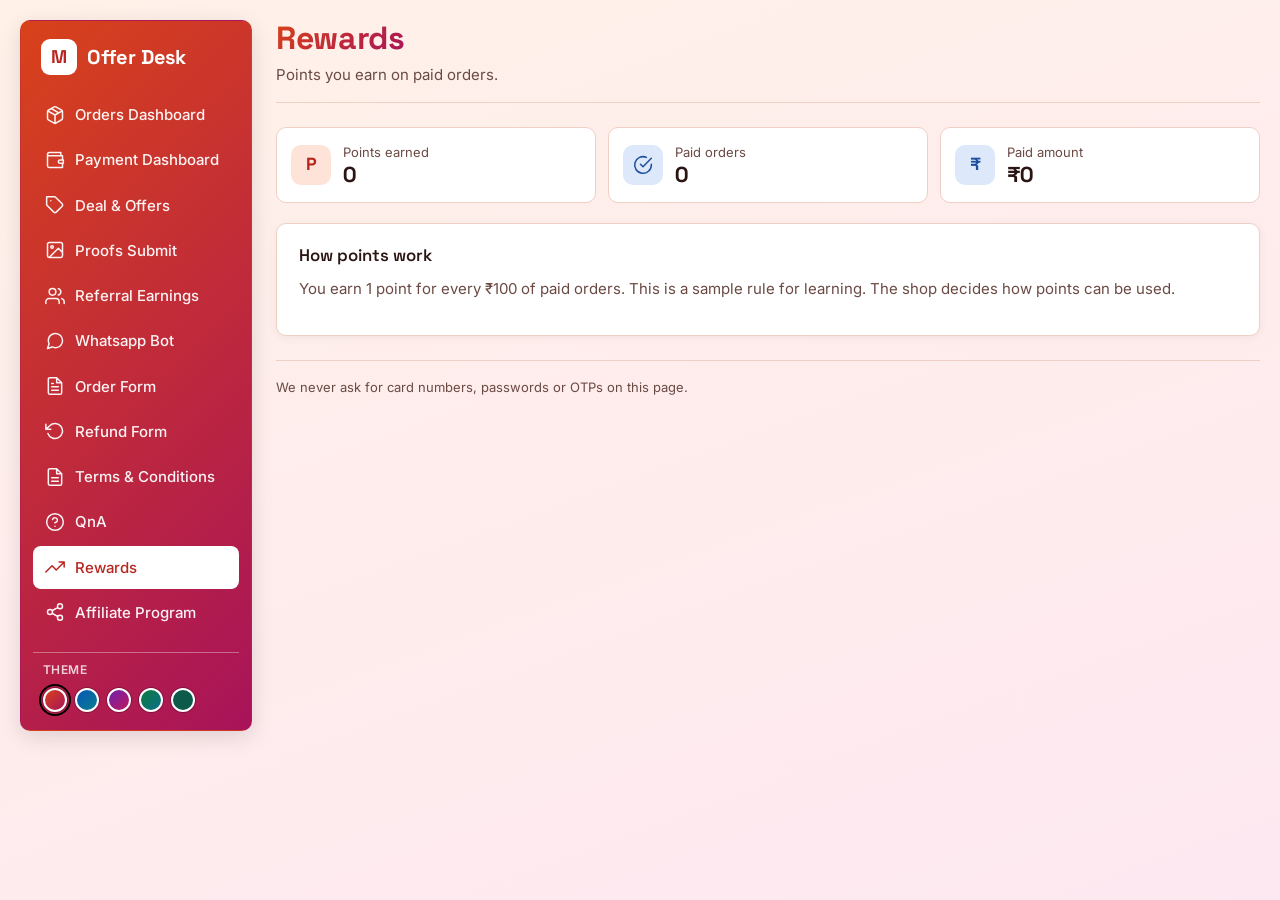
<file: rewards.html>
<!doctype html>
<html lang="en">
<head>
<meta charset="utf-8">
<meta name="viewport" content="width=device-width, initial-scale=1, viewport-fit=cover">
<title>Rewards · Offer Desk</title>
<link rel="preconnect" href="https://fonts.googleapis.com">
<link rel="preconnect" href="https://fonts.gstatic.com" crossorigin>
<link rel="stylesheet" href="https://fonts.googleapis.com/css2?family=Inter:wght@400;500;600&family=Space+Grotesk:wght@500;600;700&display=swap">
<link rel="stylesheet" href="style.css">
</head>
<body data-page="rewards">
<div class="shell">
  <aside class="side">
    <a class="brand" href="index.html"><span class="logo" id="logo" aria-hidden="true">M</span><span id="brandName">Offer Desk</span></a>
    <nav aria-label="Pages">
      <a href="orders.html" data-view="orders" data-login="1"><span class="ico" data-icon="package"></span>Orders Dashboard</a>
      <a href="payments.html" data-view="payments" data-login="1"><span class="ico" data-icon="wallet"></span>Payment Dashboard</a>
      <a href="index.html" data-view="offers"><span class="ico" data-icon="tag"></span>Deal &amp; Offers</a>
      <a href="proofs.html" data-view="proofs"><span class="ico" data-icon="image"></span>Proofs Submit</a>
      <a href="referrals.html" data-view="referrals" data-login="1"><span class="ico" data-icon="users"></span>Referral Earnings</a>
      <a href="whatsapp.html" data-view="whatsapp"><span class="ico" data-icon="chat"></span>Whatsapp Bot</a>
      <a href="order.html" data-view="order"><span class="ico" data-icon="doc"></span>Order Form<span class="count num" id="navCount" hidden></span></a>
      <a href="refund.html" data-view="refund"><span class="ico" data-icon="undo"></span>Refund Form</a>
      <a href="terms.html" data-view="terms"><span class="ico" data-icon="file"></span>Terms &amp; Conditions</a>
      <a href="qna.html" data-view="qna"><span class="ico" data-icon="help"></span>QnA</a>
      <a href="rewards.html" data-view="rewards" data-login="1"><span class="ico" data-icon="trend"></span>Rewards</a>
      <a href="affiliate.html" data-view="affiliate"><span class="ico" data-icon="share"></span>Affiliate Program</a>
    </nav>
  </aside>

  <div class="main">
    <header class="bar">
      <div>
        <h1 id="viewTitle">Deals &amp; Offers</h1>
        <p class="muted" id="viewSub"></p>
      </div>
      <p class="who" id="who"></p>
    </header>

    <!-- Rewards -->
    <section class="view" id="view-rewards" data-view="rewards" hidden>
      <div class="stats" id="rewardStats"></div>
      <div class="panel stack">
        <h3>How points work</h3>
        <p class="muted" id="rewardRule"></p>
        <p class="hint" id="rewardNote"></p>
      </div>
    </section>

    <footer class="foot">
      <p>We never ask for card numbers, passwords or OTPs on this page.</p>
      <p id="contactLine" hidden></p>
    </footer>
  </div>
</div>


<script src="app.js"></script>
</body>
</html>
</file>
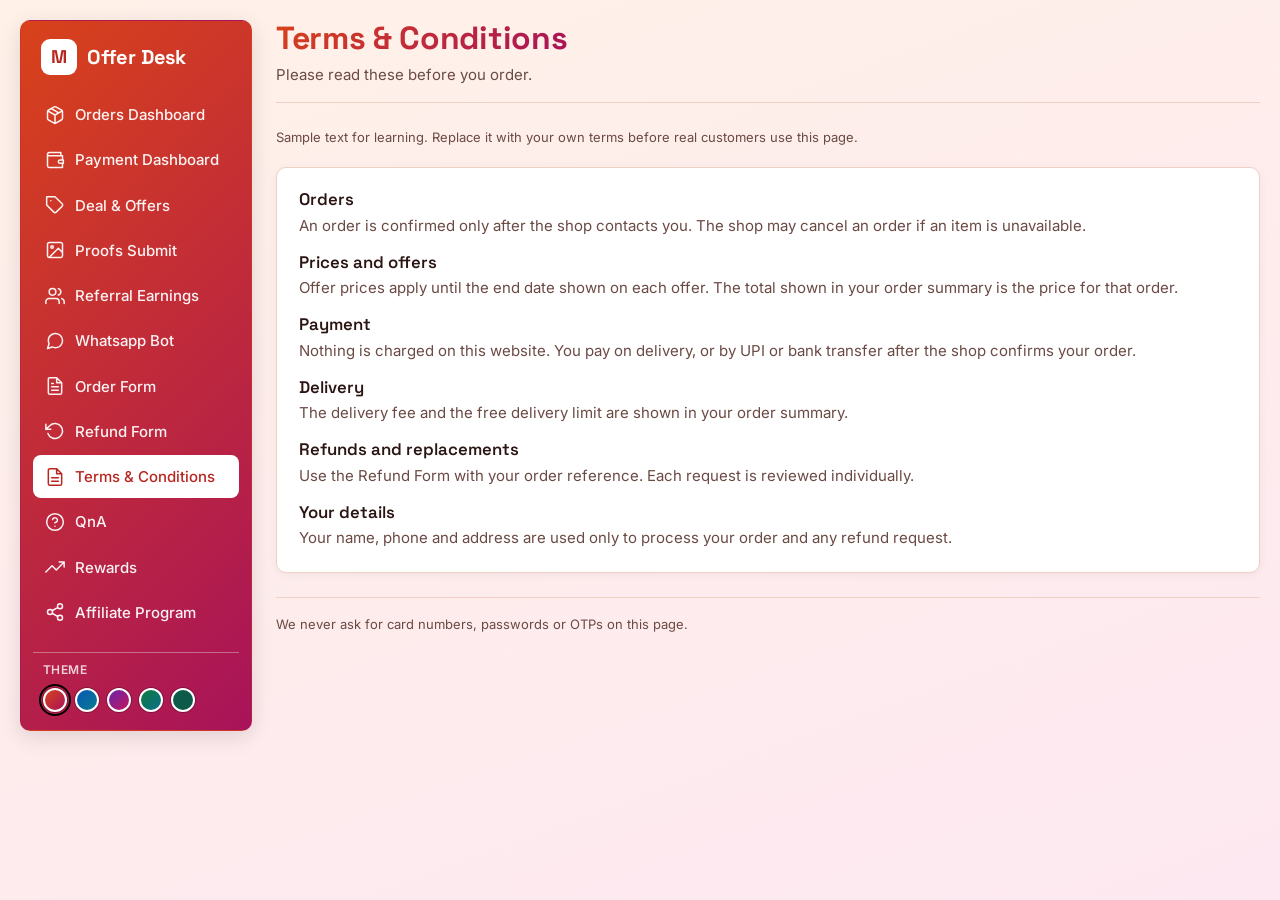
<file: terms.html>
<!doctype html>
<html lang="en">
<head>
<meta charset="utf-8">
<meta name="viewport" content="width=device-width, initial-scale=1, viewport-fit=cover">
<title>Terms &amp; Conditions · Offer Desk</title>
<link rel="preconnect" href="https://fonts.googleapis.com">
<link rel="preconnect" href="https://fonts.gstatic.com" crossorigin>
<link rel="stylesheet" href="https://fonts.googleapis.com/css2?family=Inter:wght@400;500;600&family=Space+Grotesk:wght@500;600;700&display=swap">
<link rel="stylesheet" href="style.css">
</head>
<body data-page="terms">
<div class="shell">
  <aside class="side">
    <a class="brand" href="index.html"><span class="logo" id="logo" aria-hidden="true">M</span><span id="brandName">Offer Desk</span></a>
    <nav aria-label="Pages">
      <a href="orders.html" data-view="orders" data-login="1"><span class="ico" data-icon="package"></span>Orders Dashboard</a>
      <a href="payments.html" data-view="payments" data-login="1"><span class="ico" data-icon="wallet"></span>Payment Dashboard</a>
      <a href="index.html" data-view="offers"><span class="ico" data-icon="tag"></span>Deal &amp; Offers</a>
      <a href="proofs.html" data-view="proofs"><span class="ico" data-icon="image"></span>Proofs Submit</a>
      <a href="referrals.html" data-view="referrals" data-login="1"><span class="ico" data-icon="users"></span>Referral Earnings</a>
      <a href="whatsapp.html" data-view="whatsapp"><span class="ico" data-icon="chat"></span>Whatsapp Bot</a>
      <a href="order.html" data-view="order"><span class="ico" data-icon="doc"></span>Order Form<span class="count num" id="navCount" hidden></span></a>
      <a href="refund.html" data-view="refund"><span class="ico" data-icon="undo"></span>Refund Form</a>
      <a href="terms.html" data-view="terms"><span class="ico" data-icon="file"></span>Terms &amp; Conditions</a>
      <a href="qna.html" data-view="qna"><span class="ico" data-icon="help"></span>QnA</a>
      <a href="rewards.html" data-view="rewards" data-login="1"><span class="ico" data-icon="trend"></span>Rewards</a>
      <a href="affiliate.html" data-view="affiliate"><span class="ico" data-icon="share"></span>Affiliate Program</a>
    </nav>
  </aside>

  <div class="main">
    <header class="bar">
      <div>
        <h1 id="viewTitle">Deals &amp; Offers</h1>
        <p class="muted" id="viewSub"></p>
      </div>
      <p class="who" id="who"></p>
    </header>

    <!-- Terms and conditions -->
    <section class="view" id="view-terms" data-view="terms" hidden>
      <p class="hint">Sample text for learning. Replace it with your own terms before real customers use this page.</p>
      <div class="panel terms" id="termsBody"></div>
    </section>

    <footer class="foot">
      <p>We never ask for card numbers, passwords or OTPs on this page.</p>
      <p id="contactLine" hidden></p>
    </footer>
  </div>
</div>


<script src="app.js"></script>
</body>
</html>
</file>
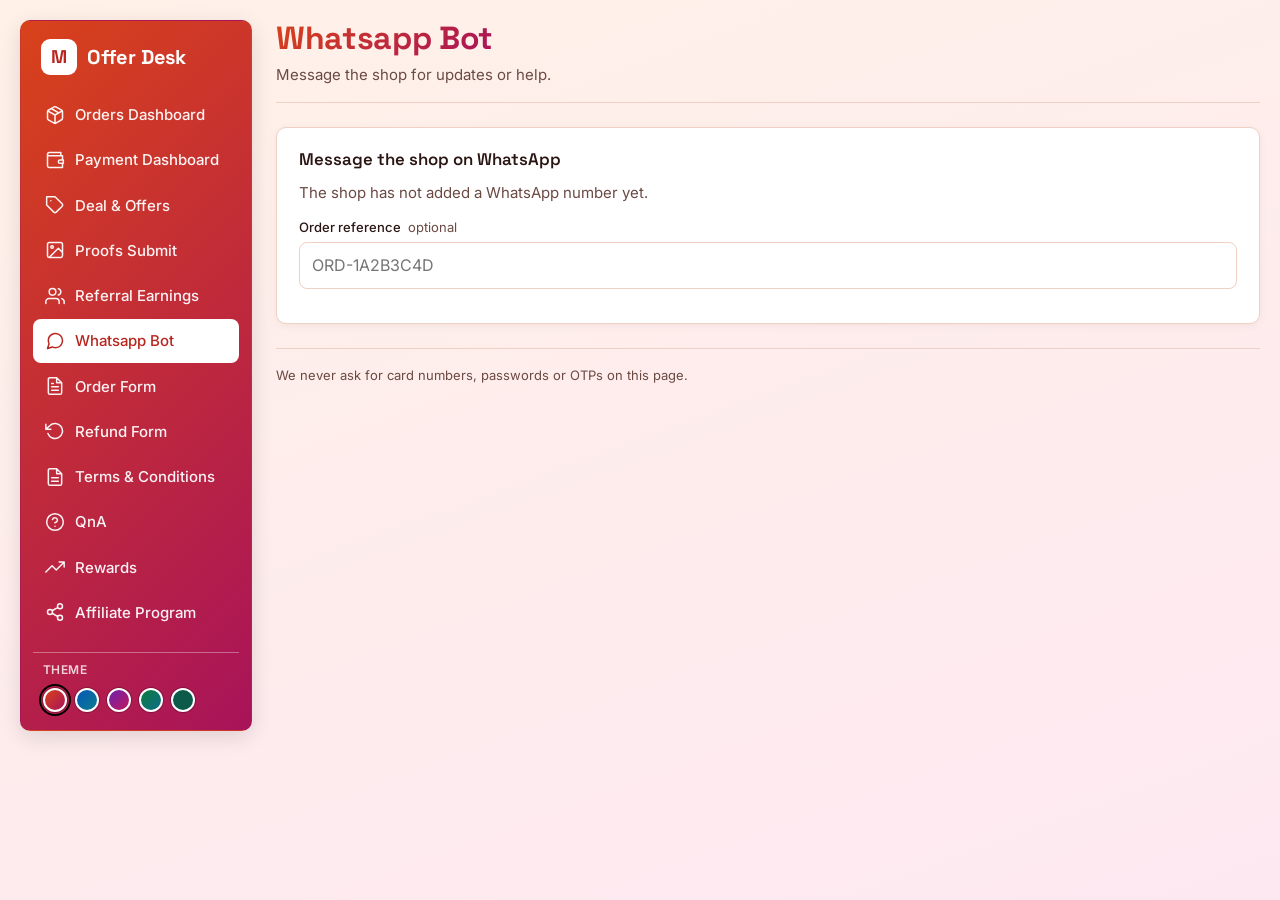
<file: whatsapp.html>
<!doctype html>
<html lang="en">
<head>
<meta charset="utf-8">
<meta name="viewport" content="width=device-width, initial-scale=1, viewport-fit=cover">
<title>Whatsapp Bot · Offer Desk</title>
<link rel="preconnect" href="https://fonts.googleapis.com">
<link rel="preconnect" href="https://fonts.gstatic.com" crossorigin>
<link rel="stylesheet" href="https://fonts.googleapis.com/css2?family=Inter:wght@400;500;600&family=Space+Grotesk:wght@500;600;700&display=swap">
<link rel="stylesheet" href="style.css">
</head>
<body data-page="whatsapp">
<div class="shell">
  <aside class="side">
    <a class="brand" href="index.html"><span class="logo" id="logo" aria-hidden="true">M</span><span id="brandName">Offer Desk</span></a>
    <nav aria-label="Pages">
      <a href="orders.html" data-view="orders" data-login="1"><span class="ico" data-icon="package"></span>Orders Dashboard</a>
      <a href="payments.html" data-view="payments" data-login="1"><span class="ico" data-icon="wallet"></span>Payment Dashboard</a>
      <a href="index.html" data-view="offers"><span class="ico" data-icon="tag"></span>Deal &amp; Offers</a>
      <a href="proofs.html" data-view="proofs"><span class="ico" data-icon="image"></span>Proofs Submit</a>
      <a href="referrals.html" data-view="referrals" data-login="1"><span class="ico" data-icon="users"></span>Referral Earnings</a>
      <a href="whatsapp.html" data-view="whatsapp"><span class="ico" data-icon="chat"></span>Whatsapp Bot</a>
      <a href="order.html" data-view="order"><span class="ico" data-icon="doc"></span>Order Form<span class="count num" id="navCount" hidden></span></a>
      <a href="refund.html" data-view="refund"><span class="ico" data-icon="undo"></span>Refund Form</a>
      <a href="terms.html" data-view="terms"><span class="ico" data-icon="file"></span>Terms &amp; Conditions</a>
      <a href="qna.html" data-view="qna"><span class="ico" data-icon="help"></span>QnA</a>
      <a href="rewards.html" data-view="rewards" data-login="1"><span class="ico" data-icon="trend"></span>Rewards</a>
      <a href="affiliate.html" data-view="affiliate"><span class="ico" data-icon="share"></span>Affiliate Program</a>
    </nav>
  </aside>

  <div class="main">
    <header class="bar">
      <div>
        <h1 id="viewTitle">Deals &amp; Offers</h1>
        <p class="muted" id="viewSub"></p>
      </div>
      <p class="who" id="who"></p>
    </header>

    <!-- Whatsapp Bot -->
    <section class="view" id="view-whatsapp" data-view="whatsapp" hidden>
      <div class="panel stack">
        <h3>Message the shop on WhatsApp</h3>
        <p class="muted" id="waText"></p>
        <div class="field">
          <label for="wa-order">Order reference <span class="opt">optional</span></label>
          <input id="wa-order" maxlength="40" placeholder="ORD-1A2B3C4D" autocapitalize="characters">
        </div>
        <p><a class="btn btn-primary" id="waLink" href="#" target="_blank" rel="noopener noreferrer" hidden>Open WhatsApp</a></p>
      </div>
    </section>

    <footer class="foot">
      <p>We never ask for card numbers, passwords or OTPs on this page.</p>
      <p id="contactLine" hidden></p>
    </footer>
  </div>
</div>


<script src="app.js"></script>
</body>
</html>
</file>
<file: style.css>
/* Layout: dashboard shell. Left menu (becomes a scrolling strip on phones), a title bar, then one page at a time: orders dashboard with stat cards and filters, offers, order form, refund form. */
:root {
  --bg: #F2F5F3;
  --surface: #FFFFFF;
  --ink: #15211E;
  --muted: #556661;
  --line: #D3DCD8;
  --accent: #0E5A4A;
  --accent-ink: #FFFFFF;
  --accent-soft: #DCEEE7;
  --danger: #B3261E;
  --danger-soft: #FBE4E1;
  --warn: #8A5A00;
  --warn-soft: #FBEFD0;
  --info: #1D4F9E;
  --info-soft: #DDE9FB;
  --font-display: "Space Grotesk", "Segoe UI", system-ui, sans-serif;
  --font-body: "Inter", "Segoe UI", system-ui, sans-serif;
  --radius: 10px;
}
@media (prefers-color-scheme: dark) {
  :root:not([data-theme="light"]) {
    --bg: #0E1513;
    --surface: #16201D;
    --ink: #E6EFEC;
    --muted: #93A59F;
    --line: #2A3935;
    --accent: #5FC9A9;
    --accent-ink: #06241C;
    --accent-soft: #1B3A31;
    --danger: #F2877F;
    --danger-soft: #3A1E1C;
    --warn: #F0C36B;
    --warn-soft: #3A2E10;
    --info: #8DB6F5;
    --info-soft: #1A2B47;
    color-scheme: dark;
  }
}
:root[data-theme="dark"] {
  --bg: #0E1513;
  --surface: #16201D;
  --ink: #E6EFEC;
  --muted: #93A59F;
  --line: #2A3935;
  --accent: #5FC9A9;
  --accent-ink: #06241C;
  --accent-soft: #1B3A31;
  --danger: #F2877F;
  --danger-soft: #3A1E1C;
  --warn: #F0C36B;
  --warn-soft: #3A2E10;
  --info: #8DB6F5;
  --info-soft: #1A2B47;
  color-scheme: dark;
}

* { box-sizing: border-box; }
body {
  background: var(--bg);
  color: var(--ink);
  font-family: var(--font-body);
  font-size: 15px;
  line-height: 1.55;
  padding-left: max(16px, env(safe-area-inset-left, 0px));
  padding-right: max(16px, env(safe-area-inset-right, 0px));
  padding-block: 20px 40px;
}
h1, h2, h3 { font-family: var(--font-display); margin: 0; text-wrap: balance; line-height: 1.15; }
h1 { font-size: clamp(1.5rem, 3.4vw, 2rem); font-weight: 700; letter-spacing: -0.01em; }
h2 { font-size: 1.2rem; font-weight: 600; }
h3 { font-size: 1.05rem; font-weight: 600; }
p { margin: 0; }
a { color: var(--accent); }
.muted { color: var(--muted); }
.small { font-size: 13px; }
.num { font-variant-numeric: tabular-nums; }
:focus-visible { outline: 2px solid var(--accent); outline-offset: 2px; }

/* shell */
.shell { max-width: 1240px; margin: 0 auto; display: grid; grid-template-columns: 232px minmax(0, 1fr); gap: 24px; align-items: start; }
.side { position: sticky; top: max(16px, env(safe-area-inset-top, 0px)); background: var(--surface); border: 1px solid var(--line); border-radius: var(--radius); padding: 18px 12px; display: flex; flex-direction: column; gap: 18px; min-width: 0; max-height: calc(100vh - 32px); overflow-y: auto; }
.brand { font-family: var(--font-display); font-weight: 700; font-size: 1.25rem; text-decoration: none; color: var(--ink); letter-spacing: -0.01em; padding: 0 8px; flex-shrink: 0; display: flex; align-items: center; gap: 10px; }
.side nav { display: flex; flex-direction: column; gap: 2px; }
.side nav a { display: flex; align-items: center; gap: 10px; padding: 10px 12px; border-radius: 8px; color: var(--ink); text-decoration: none; font-weight: 500; }
.side nav a:hover { background: var(--accent-soft); }
.side nav a[aria-current="page"] { background: var(--accent); color: var(--accent-ink); }
.ico { display: inline-flex; flex-shrink: 0; }
.count { background: var(--accent); color: var(--accent-ink); border-radius: 999px; padding: 0 7px; font-size: 12px; margin-left: auto; }
.side nav a[aria-current="page"] .count { background: var(--accent-ink); color: var(--accent); }
.main { display: flex; flex-direction: column; gap: 24px; min-width: 0; }
.bar { display: flex; flex-wrap: wrap; align-items: flex-start; justify-content: space-between; gap: 8px 16px; padding-bottom: 16px; border-bottom: 1px solid var(--line); }
.bar p { max-width: 64ch; margin-top: 6px; }
.who { font-size: 13px; color: var(--muted); border: 1px solid var(--line); border-radius: 999px; padding: 4px 12px; background: var(--surface); }
.who:empty { display: none; }
.view { display: flex; flex-direction: column; gap: 20px; min-width: 0; }

/* stat cards */
.stats { display: grid; grid-template-columns: repeat(auto-fit, minmax(min(100%, 160px), 1fr)); gap: 12px; }
.stat { background: var(--surface); border: 1px solid var(--line); border-radius: var(--radius); padding: 14px; display: flex; align-items: center; gap: 12px; min-width: 0; }
.tile { width: 40px; height: 40px; border-radius: 10px; display: grid; place-items: center; flex-shrink: 0; font-family: var(--font-display); font-weight: 700; font-size: 1.1rem; }
.tile.warn { background: var(--warn-soft); color: var(--warn); }
.tile.info { background: var(--info-soft); color: var(--info); }
.tile.good { background: var(--accent-soft); color: var(--accent); }
.tile.bad { background: var(--danger-soft); color: var(--danger); }
.stat .k { font-size: 13px; color: var(--muted); }
.stat .v { font-family: var(--font-display); font-size: 1.35rem; font-weight: 700; font-variant-numeric: tabular-nums; overflow-wrap: anywhere; line-height: 1.2; }

/* search and filters */
.searchrow { display: flex; flex-wrap: wrap; gap: 8px; }
.searchrow select { width: auto; }
.searchrow input { flex: 1 1 200px; width: auto; }
.filters { display: flex; flex-direction: column; gap: 8px; }
.fopts { display: flex; flex-wrap: wrap; gap: 8px 18px; }
.fopt { display: inline-flex; align-items: center; gap: 6px; font-size: 14px; font-weight: 500; cursor: pointer; }
.fopt input { width: auto; accent-color: var(--accent); }

/* pills */
.pill { display: inline-flex; align-items: center; font-size: 12px; font-weight: 600; padding: 3px 10px; border-radius: 999px; white-space: nowrap; }
.pill.warn { background: var(--warn-soft); color: var(--warn); }
.pill.info { background: var(--info-soft); color: var(--info); }
.pill.good { background: var(--accent-soft); color: var(--accent); }
.pill.bad { background: var(--danger-soft); color: var(--danger); }

/* rows */
.rows { display: flex; flex-direction: column; gap: 10px; }
.row { background: var(--surface); border: 1px solid var(--line); border-radius: var(--radius); padding: 14px 16px; display: flex; flex-direction: column; gap: 6px; min-width: 0; overflow-wrap: anywhere; }
.otop { display: flex; flex-wrap: wrap; align-items: center; justify-content: space-between; gap: 6px 12px; }
.oid { display: flex; flex-wrap: wrap; align-items: baseline; gap: 2px 12px; }
.ref { font-family: ui-monospace, "SF Mono", Menlo, Consolas, monospace; font-size: 13px; }
.obot { display: flex; flex-wrap: wrap; align-items: center; justify-content: space-between; gap: 8px 16px; margin-top: 4px; }
.amt { font-family: var(--font-display); font-weight: 700; font-size: 1.1rem; font-variant-numeric: tabular-nums; }
.sel-sm { width: auto; padding: 6px 10px; font-size: 14px; }
.btn-sm { padding: 6px 12px; font-size: 14px; }
.empty { border: 1px dashed var(--line); border-radius: var(--radius); padding: 18px; color: var(--muted); }
.sec { display: flex; flex-direction: column; gap: 12px; }

/* offers */
.facts { list-style: none; padding: 0; margin: 0; display: flex; flex-wrap: wrap; gap: 8px; }
.facts li { background: var(--accent-soft); color: var(--ink); border-radius: 999px; padding: 4px 12px; font-size: 13px; font-weight: 500; }
.offers { display: grid; grid-template-columns: repeat(auto-fill, minmax(min(100%, 280px), 1fr)); gap: 16px; }
.card { background: var(--surface); border: 1px solid var(--line); border-radius: var(--radius); display: flex; flex-direction: column; min-width: 0; overflow: hidden; }
.deal { background: var(--accent-soft); padding: 16px 18px 14px; display: flex; align-items: baseline; gap: 8px; }
.pct { font-family: var(--font-display); font-size: 2.6rem; font-weight: 700; line-height: 1; color: var(--accent); font-variant-numeric: tabular-nums; }
.off { font-family: var(--font-display); font-weight: 600; font-size: 1rem; color: var(--accent); }
.cbody { padding: 16px 18px 18px; display: flex; flex-direction: column; gap: 8px; flex: 1; }
.price { display: flex; align-items: baseline; gap: 10px; margin-top: auto; padding-top: 6px; }
.price strong { font-family: var(--font-display); font-size: 1.5rem; font-weight: 700; font-variant-numeric: tabular-nums; }
.mrp { color: var(--muted); font-variant-numeric: tabular-nums; }
.meta { font-size: 12px; letter-spacing: 0.04em; text-transform: uppercase; color: var(--muted); font-weight: 500; }
.meta.soon { color: var(--danger); }
.cartbar { position: sticky; bottom: max(12px, env(safe-area-inset-bottom, 0px)); display: flex; flex-wrap: wrap; align-items: center; justify-content: space-between; gap: 10px 16px; background: var(--surface); border: 1px solid var(--accent); border-radius: 10px; padding: 12px 16px; font-weight: 500; }
.cartbar a.btn { text-decoration: none; }

/* buttons */
.btn { font: inherit; font-weight: 600; border: 1px solid var(--line); background: var(--surface); color: var(--ink); border-radius: 8px; padding: 9px 16px; cursor: pointer; text-decoration: none; display: inline-block; }
.btn:hover { border-color: var(--accent); }
.btn:disabled { opacity: 0.5; cursor: not-allowed; }
.btn-primary { background: var(--accent); color: var(--accent-ink); border-color: var(--accent); }
.btn-primary:hover { filter: brightness(1.08); }

/* forms */
.desk { display: grid; grid-template-columns: minmax(0, 1fr) 320px; gap: 24px; align-items: start; }
.panel { background: var(--surface); border: 1px solid var(--line); border-radius: var(--radius); padding: 22px; min-width: 0; }
form.panel { display: flex; flex-direction: column; gap: 24px; }
fieldset { border: 0; padding: 0; margin: 0; min-width: 0; display: flex; flex-direction: column; gap: 12px; }
legend { font-family: var(--font-display); font-weight: 600; font-size: 1.05rem; padding: 0; margin-bottom: 12px; }
.grid2 { display: grid; grid-template-columns: repeat(auto-fit, minmax(min(100%, 220px), 1fr)); gap: 14px; }
.field { display: flex; flex-direction: column; gap: 5px; min-width: 0; }
.field.wide { grid-column: 1 / -1; }
label, .lbl { font-size: 13px; font-weight: 500; }
.opt { color: var(--muted); font-weight: 400; margin-left: 4px; }
input, select, textarea {
  font: inherit; font-size: 16px; color: var(--ink); background: var(--surface);
  border: 1px solid var(--line); border-radius: 8px; padding: 10px 12px; width: 100%; min-width: 0;
}
input:focus, select:focus, textarea:focus { border-color: var(--accent); }
textarea { resize: vertical; min-height: 84px; }
.hint { font-size: 13px; color: var(--muted); }

.items { display: flex; flex-direction: column; border: 1px solid var(--line); border-radius: 8px; }
.item { display: flex; align-items: center; justify-content: space-between; gap: 12px; padding: 10px 12px; }
.item + .item { border-top: 1px solid var(--line); }
.item.has { background: var(--accent-soft); }
.iinfo { display: flex; flex-direction: column; min-width: 0; }
.iname { font-weight: 500; overflow-wrap: anywhere; }
.step { display: inline-flex; align-items: center; gap: 4px; flex-shrink: 0; }
.sbtn { font: inherit; font-weight: 600; width: 34px; height: 34px; border-radius: 8px; border: 1px solid var(--line); background: var(--surface); color: var(--ink); cursor: pointer; line-height: 1; }
.sbtn:hover:not(:disabled) { border-color: var(--accent); }
.sbtn:disabled { opacity: 0.4; cursor: not-allowed; }
.sqty { min-width: 28px; text-align: center; font-weight: 600; font-variant-numeric: tabular-nums; }

.choices { display: flex; flex-direction: column; gap: 8px; }
.choice { display: flex; align-items: center; gap: 10px; border: 1px solid var(--line); border-radius: 8px; padding: 10px 12px; font-size: 15px; font-weight: 400; cursor: pointer; }
.choice input { width: auto; accent-color: var(--accent); }
.choice:has(input:checked) { border-color: var(--accent); background: var(--accent-soft); }

.err { color: var(--danger); font-weight: 500; }
.err:empty { display: none; }
.submitrow { display: flex; flex-wrap: wrap; align-items: center; gap: 12px 16px; }

.summary { position: sticky; top: max(16px, env(safe-area-inset-top, 0px)); display: flex; flex-direction: column; gap: 14px; }
.lines { list-style: none; margin: 0; padding: 0; display: flex; flex-direction: column; gap: 8px; }
.lines li { display: flex; justify-content: space-between; gap: 12px; }
.lines li span:first-child { overflow-wrap: anywhere; }
.totals { margin: 0; display: flex; flex-direction: column; gap: 6px; border-top: 1px solid var(--line); padding-top: 12px; }
.totals div { display: flex; justify-content: space-between; gap: 12px; }
.totals dt { color: var(--muted); }
.totals dd { margin: 0; }
.totals .save dd, .totals .save dt { color: var(--accent); font-weight: 500; }
.totals .grand { border-top: 1px solid var(--line); padding-top: 10px; margin-top: 4px; }
.totals .grand dt { color: var(--ink); font-weight: 600; }
.totals .grand dd { font-family: var(--font-display); font-size: 1.3rem; font-weight: 700; }
.tips { margin: 0; padding-left: 18px; display: flex; flex-direction: column; gap: 8px; color: var(--muted); }

.result { border: 1px solid var(--accent); background: var(--accent-soft); border-radius: var(--radius); padding: 22px; display: flex; flex-direction: column; gap: 12px; }
.result.warn { border-color: var(--danger); background: var(--danger-soft); }
.result .summarybox { font-family: ui-monospace, "SF Mono", Menlo, Consolas, monospace; font-size: 13px; min-height: 0; }
.actions { display: flex; flex-wrap: wrap; gap: 10px; }

.logo { width: 36px; height: 36px; border-radius: 9px; background: var(--accent); color: var(--accent-ink); display: inline-grid; place-items: center; font-family: var(--font-display); font-weight: 700; font-size: 1.15rem; flex-shrink: 0; overflow: hidden; }
.logo.img { background: none; }
.logo img { width: 100%; height: 100%; object-fit: contain; }
.panel.stack { display: flex; flex-direction: column; gap: 12px; }
.pimg { aspect-ratio: 4 / 3; background: var(--accent-soft); width: 100%; max-width: 100%; }
.pimg img { width: 100%; height: 100%; object-fit: cover; display: block; }
.thumb { width: 56px; height: 56px; border-radius: 8px; object-fit: cover; background: var(--accent-soft); flex-shrink: 0; }
.preview { max-width: 200px; border-radius: 8px; overflow: hidden; }
.preview img { display: block; width: 100%; }
.admin { display: flex; flex-direction: column; gap: 16px; }
.orow { display: flex; flex-wrap: wrap; align-items: center; gap: 10px 14px; border-top: 1px solid var(--line); padding: 12px 0; }
.orow .oinfo { flex: 1; min-width: 160px; display: flex; flex-direction: column; gap: 2px; }
.orow .oinfo strong { overflow-wrap: anywhere; }
.formmsg { min-height: 1.2em; }
.codebox { display: flex; flex-wrap: wrap; align-items: center; gap: 12px; margin: 4px 0; }
.codebox .ref { font-size: 1.4rem; letter-spacing: 0.06em; background: var(--accent-soft); color: var(--accent); padding: 8px 14px; border-radius: 8px; overflow-wrap: anywhere; }
.faq { display: flex; flex-direction: column; gap: 8px; }
.faq details { background: var(--surface); border: 1px solid var(--line); border-radius: var(--radius); padding: 12px 16px; }
.faq summary { font-weight: 600; cursor: pointer; }
.faq details p { margin-top: 8px; color: var(--muted); }
.terms { display: flex; flex-direction: column; gap: 16px; }
.terms h3 { margin-bottom: 4px; }
.terms p { color: var(--muted); }
.foot { border-top: 1px solid var(--line); padding-top: 16px; color: var(--muted); font-size: 13px; display: flex; flex-direction: column; gap: 4px; }

@media (max-width: 900px) {
  .shell { grid-template-columns: minmax(0, 1fr); gap: 16px; }
  .side { position: static; flex-direction: row; align-items: center; gap: 8px 12px; padding: 8px 10px; max-height: none; overflow-y: visible; }
  .side nav { flex-direction: row; overflow-x: auto; flex: 1; min-width: 0; }
  .side nav a { white-space: nowrap; padding: 8px 12px; }
  .brand { padding: 0 4px; }
}
@media (max-width: 820px) {
  .desk { grid-template-columns: minmax(0, 1fr); }
  .summary { position: static; }
  .panel, .result { padding: 18px; }
}
@media (prefers-reduced-motion: reduce) { * { scroll-behavior: auto !important; } }

/* ---------- colour themes ---------- */
html[data-palette]:not([data-palette="classic"]) { color-scheme: light; --surface: #FFFFFF; --accent-ink: #FFFFFF; --danger: #B3261E; --danger-soft: #FBE4E1; --warn: #8A5A00; --warn-soft: #FBEFD0; --info: #1D4F9E; --info-soft: #DDE9FB; }
html[data-palette="sunset"] { --grad: linear-gradient(135deg, #D8421A, #A8135A); --accent: #B8261F; --accent-soft: #FDE3D8; --bg: linear-gradient(160deg,#FFF1E8 0%,#FDE8F1 100%); --line: #F0CFC4; --ink: #2A1512; --muted: #6B4A44; }
html[data-palette="ocean"] { --grad: linear-gradient(135deg, #0757B8, #0A7C8C); --accent: #0757B8; --accent-soft: #D8EAFB; --bg: linear-gradient(160deg,#EAF4FF 0%,#E3F7F6 100%); --line: #C3D8EC; --ink: #0F2236; --muted: #476076; }
html[data-palette="berry"] { --grad: linear-gradient(135deg, #6A22B0, #C2185B); --accent: #7B22A8; --accent-soft: #F1E0FA; --bg: linear-gradient(160deg,#F6EDFF 0%,#FDE9F2 100%); --line: #E0CCEE; --ink: #241238; --muted: #66507C; }
html[data-palette="jungle"] { --grad: linear-gradient(135deg, #0E7A3E, #0B6E8A); --accent: #0E7A3E; --accent-soft: #D9F2E3; --bg: linear-gradient(160deg,#ECFAF1 0%,#E4F4F8 100%); --line: #C6E0D0; --ink: #10261A; --muted: #456654; }

html[data-palette]:not([data-palette="classic"]) body { background: var(--bg); background-attachment: fixed; color: var(--ink); min-height: 100vh; }
html[data-palette]:not([data-palette="classic"]) .side { background: var(--grad); border-color: transparent; box-shadow: 0 6px 22px rgba(0,0,0,0.12); }
html[data-palette]:not([data-palette="classic"]) .brand { color: #fff; }
html[data-palette]:not([data-palette="classic"]) .logo { background: #fff; color: var(--accent); }
html[data-palette]:not([data-palette="classic"]) .side nav a { color: rgba(255,255,255,0.94); }
html[data-palette]:not([data-palette="classic"]) .side nav a:hover { background: rgba(255,255,255,0.18); }
html[data-palette]:not([data-palette="classic"]) .side nav a[aria-current="page"] { background: #fff; color: var(--accent); }
html[data-palette]:not([data-palette="classic"]) .side nav a[aria-current="page"] .count { background: var(--accent); color: #fff; }
html[data-palette]:not([data-palette="classic"]) .side nav .count { background: #fff; color: var(--accent); }
html[data-palette]:not([data-palette="classic"]) .bar h1 { background: var(--grad); -webkit-background-clip: text; background-clip: text; color: transparent; width: fit-content; max-width: 100%; }
html[data-palette]:not([data-palette="classic"]) .btn-primary { background: var(--grad); border-color: transparent; color: #fff; }
html[data-palette]:not([data-palette="classic"]) .deal { background: var(--grad); }
html[data-palette]:not([data-palette="classic"]) .deal .pct, html[data-palette]:not([data-palette="classic"]) .deal .off { color: #fff; }
html[data-palette]:not([data-palette="classic"]) .card { box-shadow: 0 2px 10px rgba(0,0,0,0.06); }
html[data-palette]:not([data-palette="classic"]) .panel { box-shadow: 0 2px 10px rgba(0,0,0,0.05); }
html[data-palette]:not([data-palette="classic"]) .facts li { background: var(--accent-soft); color: var(--ink); }
.themes { display: flex; flex-wrap: wrap; align-items: center; gap: 8px; padding: 8px 10px 0; border-top: 1px solid rgba(128,128,128,0.25); }
.themes span { font-size: 12px; font-weight: 600; letter-spacing: 0.04em; text-transform: uppercase; width: 100%; opacity: 0.8; }
html[data-palette]:not([data-palette="classic"]) .themes { color: #fff; border-color: rgba(255,255,255,0.35); }
.themes button { width: 24px; height: 24px; border-radius: 50%; border: 2px solid #fff; padding: 0; cursor: pointer; box-shadow: 0 0 0 1px rgba(0,0,0,0.25); }
.themes button[aria-pressed="true"] { outline: 2px solid currentColor; outline-offset: 2px; }
@media (max-width: 900px) { .side { flex-wrap: wrap; } .side nav { order: 3; flex: 1 1 100%; } .themes { border-top: 0; padding: 0 4px; flex-wrap: nowrap; width: auto; margin-left: auto; } .themes span { display: none; } }

:root{color-scheme:light}body{margin:0}[hidden]{display:none!important}img{max-width:100%}
</file>
